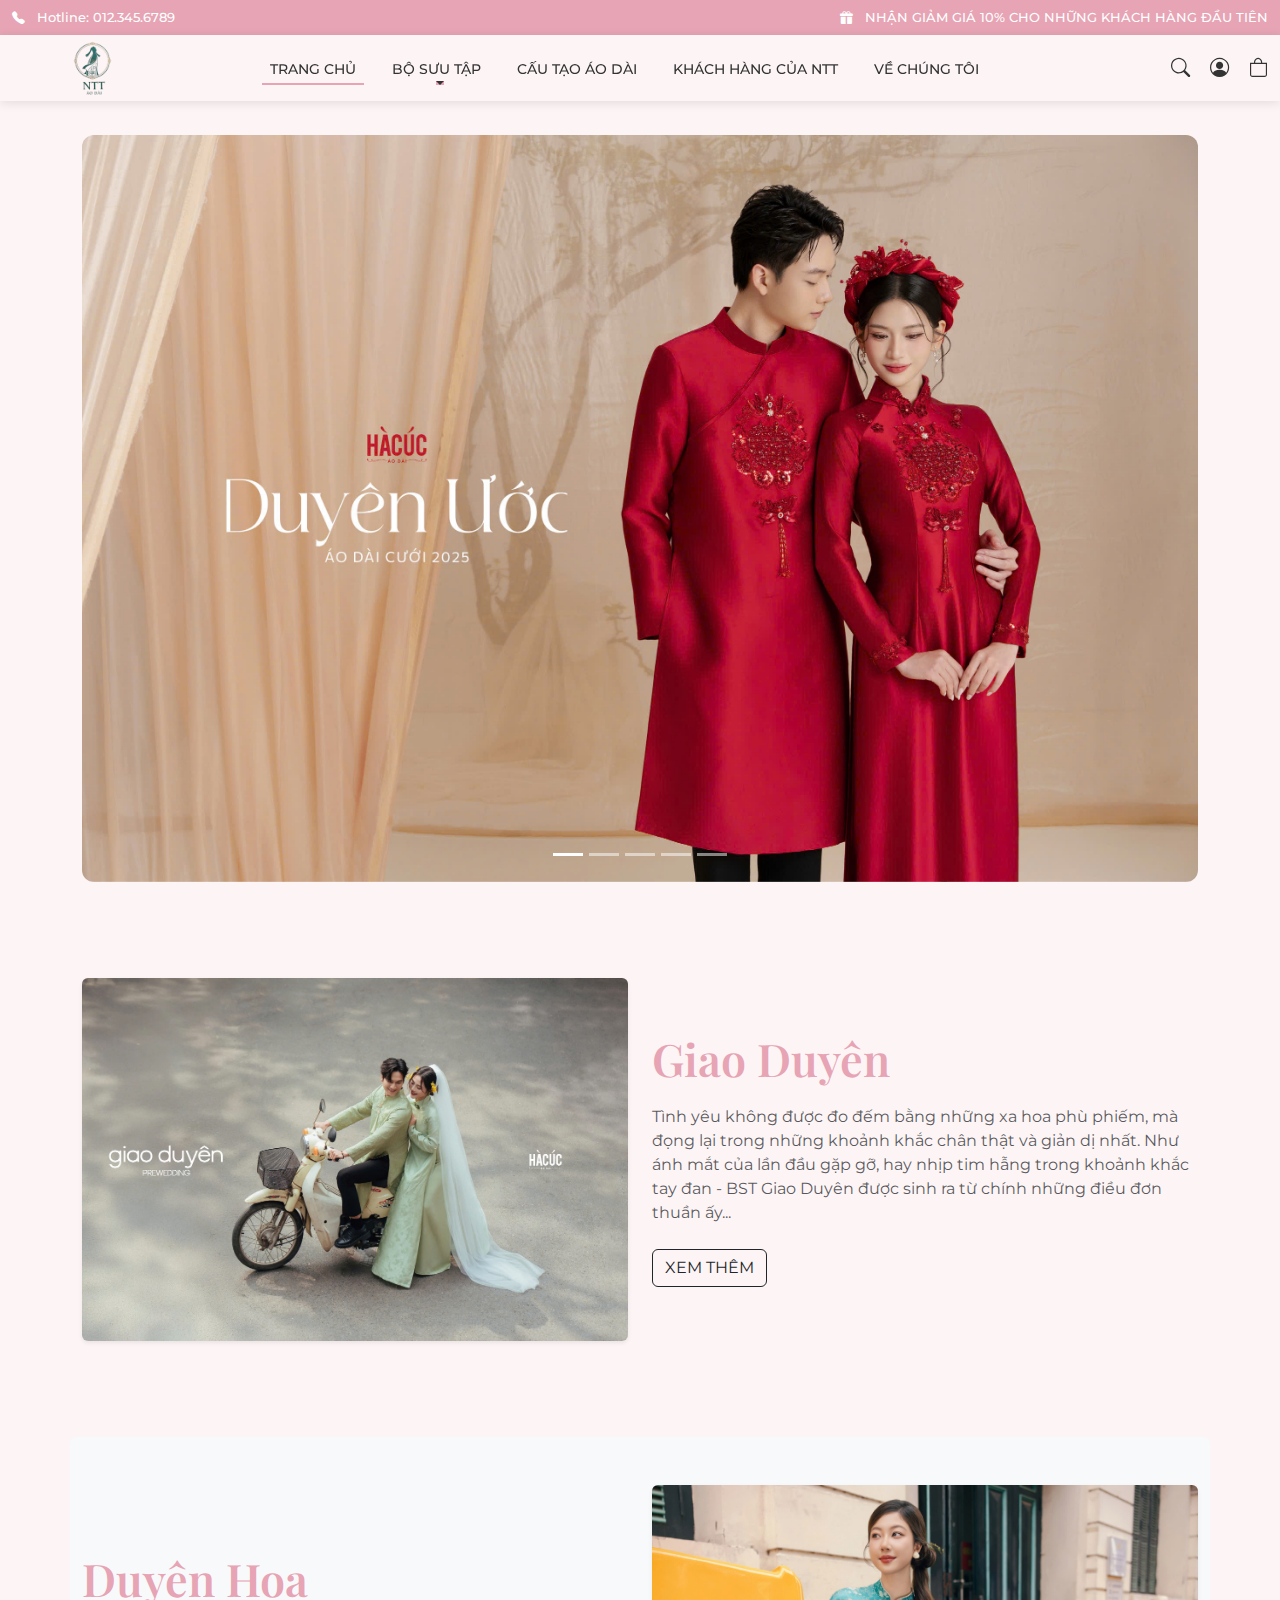
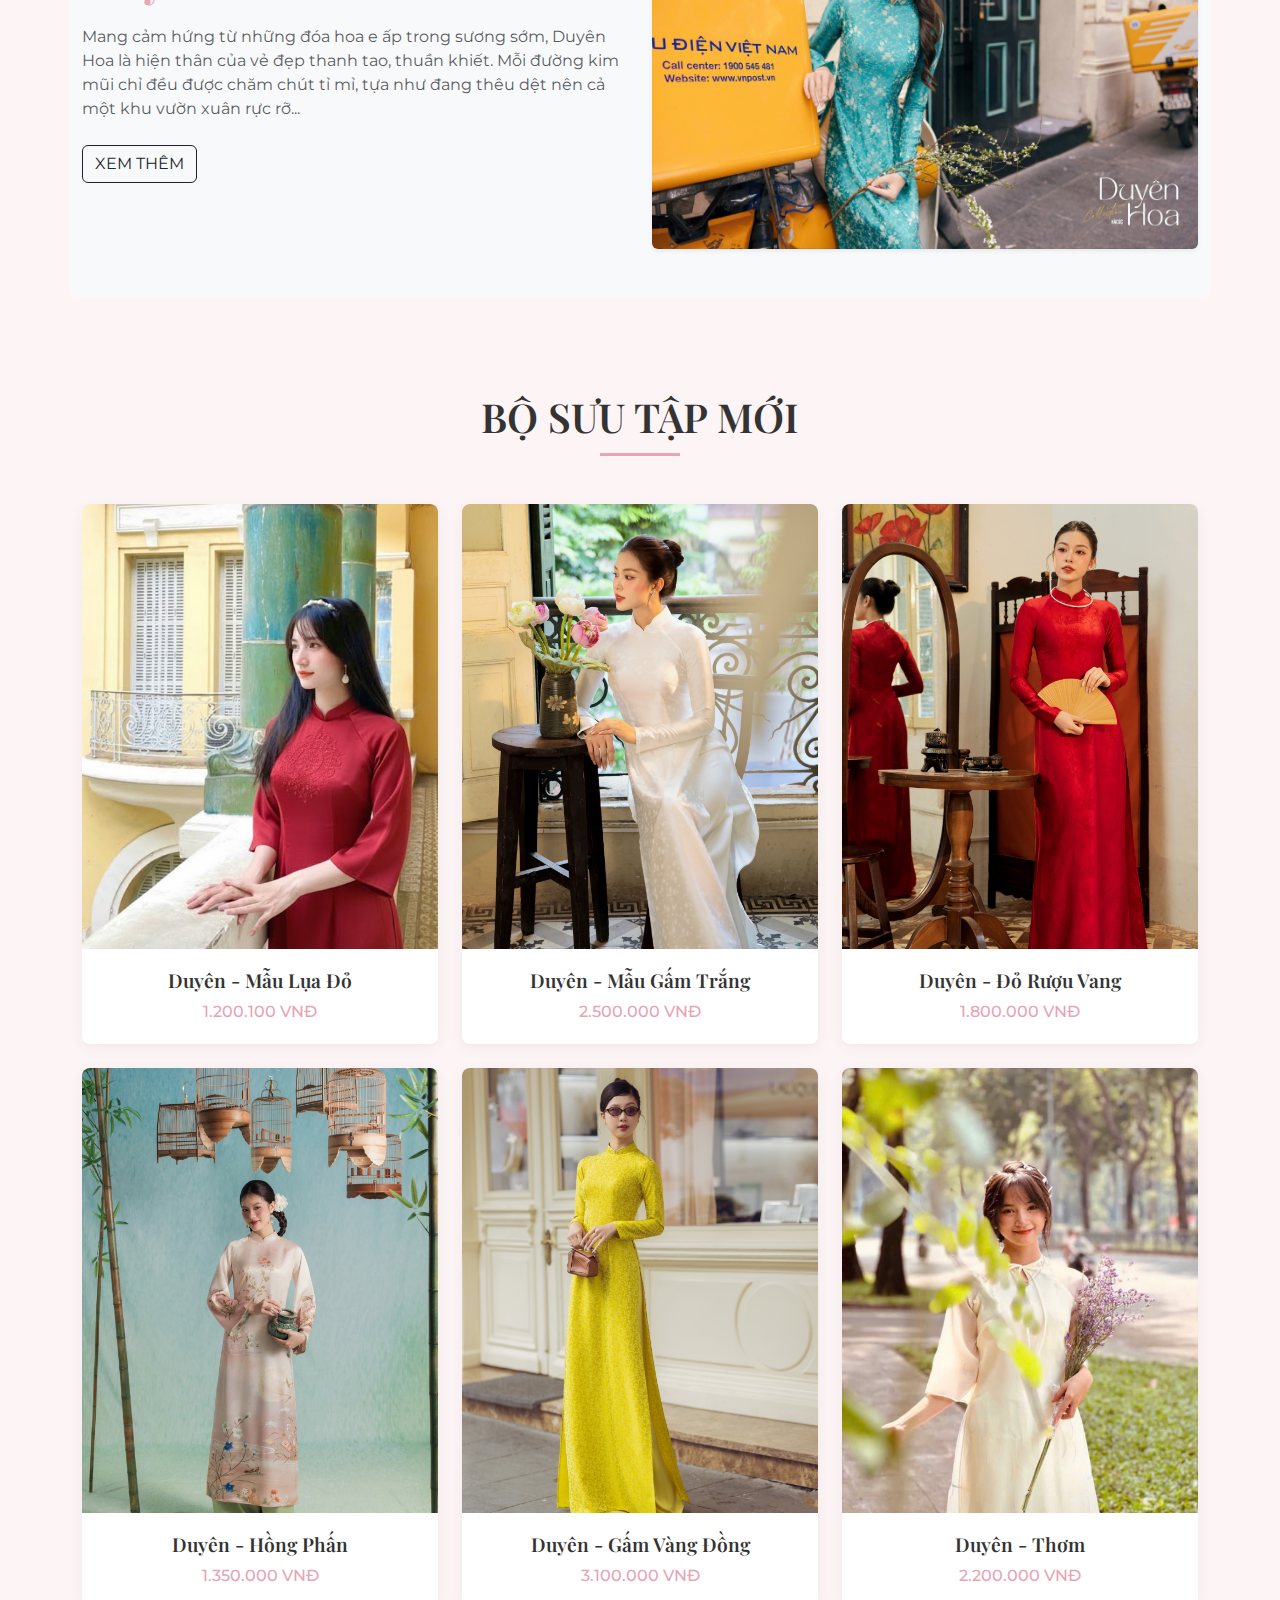
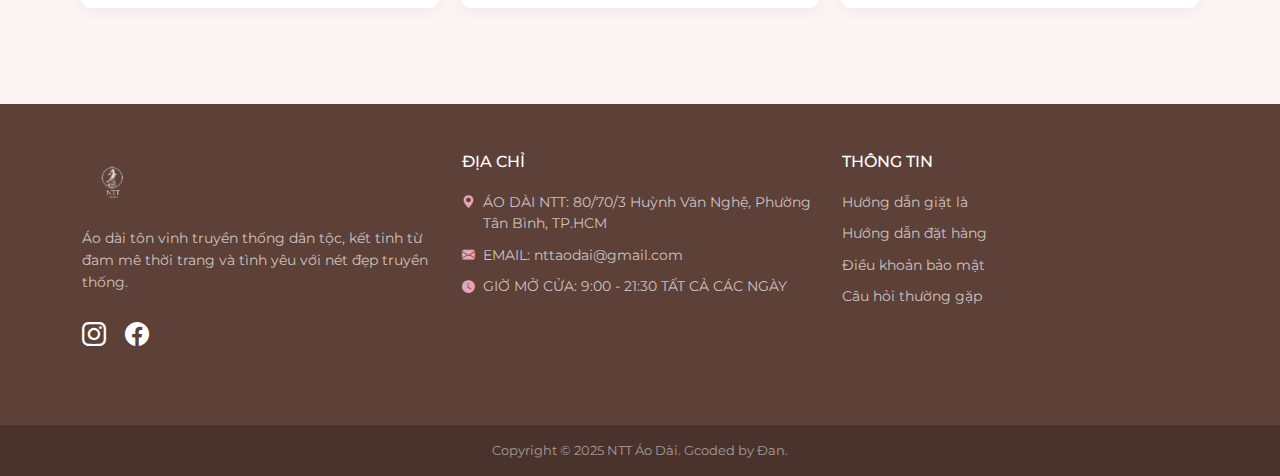
<file: index.html>
<!DOCTYPE html>
<html lang="vi">
<head>
    <meta charset="UTF-8">
    <meta name="viewport" content="width=device-width, initial-scale=1.0">
    <title>Trang Chủ - Áo Dài NTT</title>

    <link href="https://cdn.jsdelivr.net/npm/bootstrap@5.3.3/dist/css/bootstrap.min.css" rel="stylesheet">
    
    <link rel="preconnect" href="https://fonts.googleapis.com">
    <link rel="preconnect" href="https://fonts.gstatic.com" crossorigin>
    <link href="https://fonts.googleapis.com/css2?family=Montserrat:wght@300;400;500&family=Playfair+Display:wght@500;600;700&display=swap" rel="stylesheet">
    
    <link rel="stylesheet" href="https://cdn.jsdelivr.net/npm/bootstrap-icons@1.11.3/font/bootstrap-icons.min.css">

    <link rel="stylesheet" href="style.css">
</head>
<body>

    <div class="top-bar d-none d-md-flex">
        <div class="container-fluid">
            <div class="row align-items-center">
                <div class="col-md-6">
                    <i class="bi bi-telephone-fill"></i> Hotline: 012.345.6789
                </div>
                <div class="col-md-6 text-end">
                    <i class="bi bi-gift-fill"></i> NHẬN GIẢM GIÁ 10% CHO NHỮNG KHÁCH HÀNG ĐẦU TIÊN
                </div>
            </div>
        </div>
    </div>

    <header id="main-header">
        <nav class="navbar navbar-expand-lg">
            <div class="container-fluid">
                <a class="navbar-brand" href="index.html">
                    <img src="images/logo.png" alt="NTT Áo Dài Logo">
                </a>
                
                <div class="header-icons d-flex d-lg-none">
                    <a href="#" class="search-icon-trigger"><i class="bi bi-search"></i></a>
                    <a href="#"><i class="bi bi-person-circle"></i></a>
                    <a href="#"><i class="bi bi-bag"></i></a>
                </div>

                <button class="navbar-toggler" type="button" data-bs-toggle="collapse" data-bs-target="#navbarNav">
                    <span class="navbar-toggler-icon"></span>
                </button>

                <div class="collapse navbar-collapse justify-content-center" id="navbarNav">
                    <ul class="navbar-nav">
                        <li class="nav-item">
                            <a class="nav-link active" href="index.html">TRANG CHỦ</a> 
                        </li>
                        <li class="nav-item dropdown">
                            <a class="nav-link dropdown-toggle" href="bosuutap.html" id="navbarDropdown" role="button" data-bs-toggle="dropdown" aria-expanded="false">
                                BỘ SƯU TẬP
                            </a>
                            <ul class="dropdown-menu" aria-labelledby="navbarDropdown">
                                <li><a class="dropdown-item" href="bosuutap-giaoduyen.html">Giao Duyên</a></li>
                                <li><a class="dropdown-item" href="bosuutap-duyenhoa.html">Duyên Hoa</a></li>
                            </ul>
                        </li>
                        <li class="nav-item">
                            <a class="nav-link" href="cautaoaodai.html">CẤU TẠO ÁO DÀI</a>
                        </li>
                        <li class="nav-item">
                            <a class="nav-link" href="khachhang.html">KHÁCH HÀNG CỦA NTT</a>
                        </li>
                        <li class="nav-item">
                            <a class="nav-link" href="aboutme.html">VỀ CHÚNG TÔI</a>
                        </li>
                    </ul>
                </div>

                <div class="header-icons d-none d-lg-flex">
                    <a href="#" class="search-icon-trigger"><i class="bi bi-search"></i></a>
                    <a href="#"><i class="bi bi-person-circle"></i></a>
                    <a href="#"><i class="bi bi-bag"></i></a>
                </div>
            </div>
        </nav>
    </header>

    <div id="search-overlay">
        <button id="close-search-btn">&times;</button>
        <form>
            <input type="text" placeholder="Tìm kiếm sản phẩm...">
            <button type="submit"><i class="bi bi-search"></i></button>
        </form>
    </div>

    <main>
        <div class="container">
            <section id="hero-carousel" class="carousel slide" data-bs-ride="carousel" data-bs-interval="3000">
                
                <div class="carousel-indicators">
                    <button type="button" data-bs-target="#hero-carousel" data-bs-slide-to="0" class="active"></button>
                    <button type="button" data-bs-target="#hero-carousel" data-bs-slide-to="1"></button>
                    <button type="button" data-bs-target="#hero-carousel" data-bs-slide-to="2"></button>
                    <button type="button" data-bs-target="#hero-carousel" data-bs-slide-to="3"></button>
                    <button type="button" data-bs-target="#hero-carousel" data-bs-slide-to="4"></button>
                </div>

                <div class="carousel-inner">
                    <div class="carousel-item active">
                        <img src="images/duyenuoc.jpg" class="d-block w-100" alt="Duyên Ước">
                    </div>
                    <div class="carousel-item">
                        <img src="images/tamduyen.jpg" class="d-block w-100" alt="Tâm Duyên">
                    </div>
                    <div class="carousel-item">
                        <img src="images/nhanduyen.png" class="d-block w-100" alt="Nhân Duyên">
                    </div>
                    <div class="carousel-item">
                        <img src="images/ngockhue.jpg" class="d-block w-100" alt="Ngọc Khuê">
                    </div>
                    <div class="carousel-item">
                        <img src="images/aodaitrang.jpg" class="d-block w-100" alt="Thị Thơm">
                    </div>
                </div>
            </section>
        </div>

        <section class="collection-intro container my-5 py-5">
            <div class="row align-items-center">
                <div class="col-md-6">
                    <img src="images/giaoduyen.jpg" class="img-fluid rounded shadow-sm" alt="Giao Duyên">
                </div>
                <div class="col-md-6">
                    <h2 class="collection-title">Giao Duyên</h2>
                    <p class="text-muted">Tình yêu không được đo đếm bằng những xa hoa phù phiếm, mà đọng lại trong những khoảnh khắc chân thật và giản dị nhất. Như ánh mắt của lần đầu gặp gỡ, hay nhịp tim hẫng trong khoảnh khắc tay đan - BST Giao Duyên được sinh ra từ chính những điều đơn thuần ấy...</p>
                    <a href="bosuutap-giaoduyen.html" class="btn btn-outline-dark">XEM THÊM</a>
                </div>
            </div>
        </section>

        <section class="collection-intro container my-5 py-5 bg-light rounded">
            <div class="row align-items-center">
                <div class="col-md-6 order-md-2">
                    <img src="images/duyenhoa.jpg" class="img-fluid rounded shadow-sm" alt="Duyên Hoa">
                </div>
                <div class="col-md-6 order-md-1">
                    <h2 class="collection-title">Duyên Hoa</h2>
                    <p class="text-muted">Mang cảm hứng từ những đóa hoa e ấp trong sương sớm, Duyên Hoa là hiện thân của vẻ đẹp thanh tao, thuần khiết. Mỗi đường kim mũi chỉ đều được chăm chút tỉ mỉ, tựa như đang thêu dệt nên cả một khu vườn xuân rực rỡ...</p>
                    <a href="bosuutap-duyenhoa.html" class="btn btn-outline-dark">XEM THÊM</a>
                </div>
            </div>
        </section>

        <section class="product-grid container my-5 py-5">
            <h2 class="text-center section-title">BỘ SƯU TẬP MỚI</h2>
            <div class="row g-4 mt-4">
                <div class="col-lg-4 col-md-6 col-6">
                    <div class="product-card">
                        <img src="images/aodaido.jpg" class="img-fluid" alt="Sản phẩm 1">
                        <div class="product-info">
                            <h5 class="product-name">Duyên - Mẫu Lụa Đỏ</h5>
                            <p class="product-price">1.200.100 VNĐ</p>
                        </div>
                    </div>
                </div>
                <div class="col-lg-4 col-md-6 col-6">
                    <div class="product-card">
                        <img src="images/gamtrang.jpeg" class="img-fluid" alt="Sản phẩm 2">
                        <div class="product-info">
                            <h5 class="product-name">Duyên - Mẫu Gấm Trắng</h5>
                            <p class="product-price">2.500.000 VNĐ</p>
                        </div>
                    </div>
                </div>
                <div class="col-lg-4 col-md-6 col-6">
                    <div class="product-card">
                        <img src="images/doruouvang.jpeg" class="img-fluid" alt="Sản phẩm 3">
                        <div class="product-info">
                            <h5 class="product-name">Duyên - Đỏ Rượu Vang</h5>
                            <p class="product-price">1.800.000 VNĐ</p>
                        </div>
                    </div>
                </div>
                <div class="col-lg-4 col-md-6 col-6">
                    <div class="product-card">
                        <img src="images/hongphan.jpeg" class="img-fluid" alt="Sản phẩm 4">
                        <div class="product-info">
                            <h5 class="product-name">Duyên - Hồng Phấn</h5>
                            <p class="product-price">1.350.000 VNĐ</p>
                        </div>
                    </div>
                </div>
                <div class="col-lg-4 col-md-6 col-6">
                    <div class="product-card">
                        <img src="images/vangdong.jpeg" class="img-fluid" alt="Sản phẩm 5">
                        <div class="product-info">
                            <h5 class="product-name">Duyên - Gấm Vàng Đồng</h5>
                            <p class="product-price">3.100.000 VNĐ</p>
                        </div>
                    </div>
                </div>
                <div class="col-lg-4 col-md-6 col-6">
                    <div class="product-card">
                        <img src="images/ntt.jpg" class="img-fluid" alt="Sản phẩm 6">
                        <div class="product-info">
                            <h5 class="product-name">Duyên - Thơm</h5>
                            <p class="product-price">2.200.000 VNĐ</p>
                        </div>
                    </div>
                </div>
            </div>
        </section>
    </main>

    <footer class="main-footer">
        <div class="container py-5">
            <div class="row">
                <div class="col-lg-4 col-md-12 mb-4 text-center text-lg-start">
                    <img src="images/logo.png" alt="NTT Áo Dài Logo" class="footer-logo mb-3"> 
                    <p>Áo dài tôn vinh truyền thống dân tộc, kết tinh từ đam mê thời trang và tình yêu với nét đẹp truyền thống.</p>
                    <div class="social-icons mt-4">
                        <a href="#"><i class="bi bi-instagram"></i></a>
                        <a href="#"><i class="bi bi-facebook"></i></a>
                    </div>
                </div>
    
                <div class="col-lg-4 col-md-6 mb-4">
                    <h5 class="footer-title">ĐỊA CHỈ</h5>
                    <ul class="list-unstyled">
                        <li><i class="bi bi-geo-alt-fill me-2"></i> ÁO DÀI NTT: 80/70/3 Huỳnh Văn Nghệ, Phường Tân Bình, TP.HCM</li>
                        <li><i class="bi bi-envelope-fill me-2"></i> EMAIL: nttaodai@gmail.com</li>
                        <li><i class="bi bi-clock-fill me-2"></i> GIỜ MỞ CỬA: 9:00 - 21:30 TẤT CẢ CÁC NGÀY</li>
                    </ul>
                </div>
    
                <div class="col-lg-4 col-md-6 mb-4">
                    <h5 class="footer-title">THÔNG TIN</h5>
                    <ul class="list-unstyled">
                        <li><a href="#">Hướng dẫn giặt là</a></li>
                        <li><a href="#">Hướng dẫn đặt hàng</a></li>
                        <li><a href="#">Điều khoản bảo mật</a></li>
                        <li><a href="#">Câu hỏi thường gặp</a></li>
                    </ul>
                </div>
            </div>
        </div>
        <div class="footer-bottom text-center py-3">
            Copyright &copy; 2025 NTT Áo Dài. Gcoded by Đan.
        </div>
    </footer>

    <script src="https://cdn.jsdelivr.net/npm/bootstrap@5.3.3/dist/js/bootstrap.bundle.min.js"></script>
    <script src="script.js"></script>
</body>
</html>
</file>
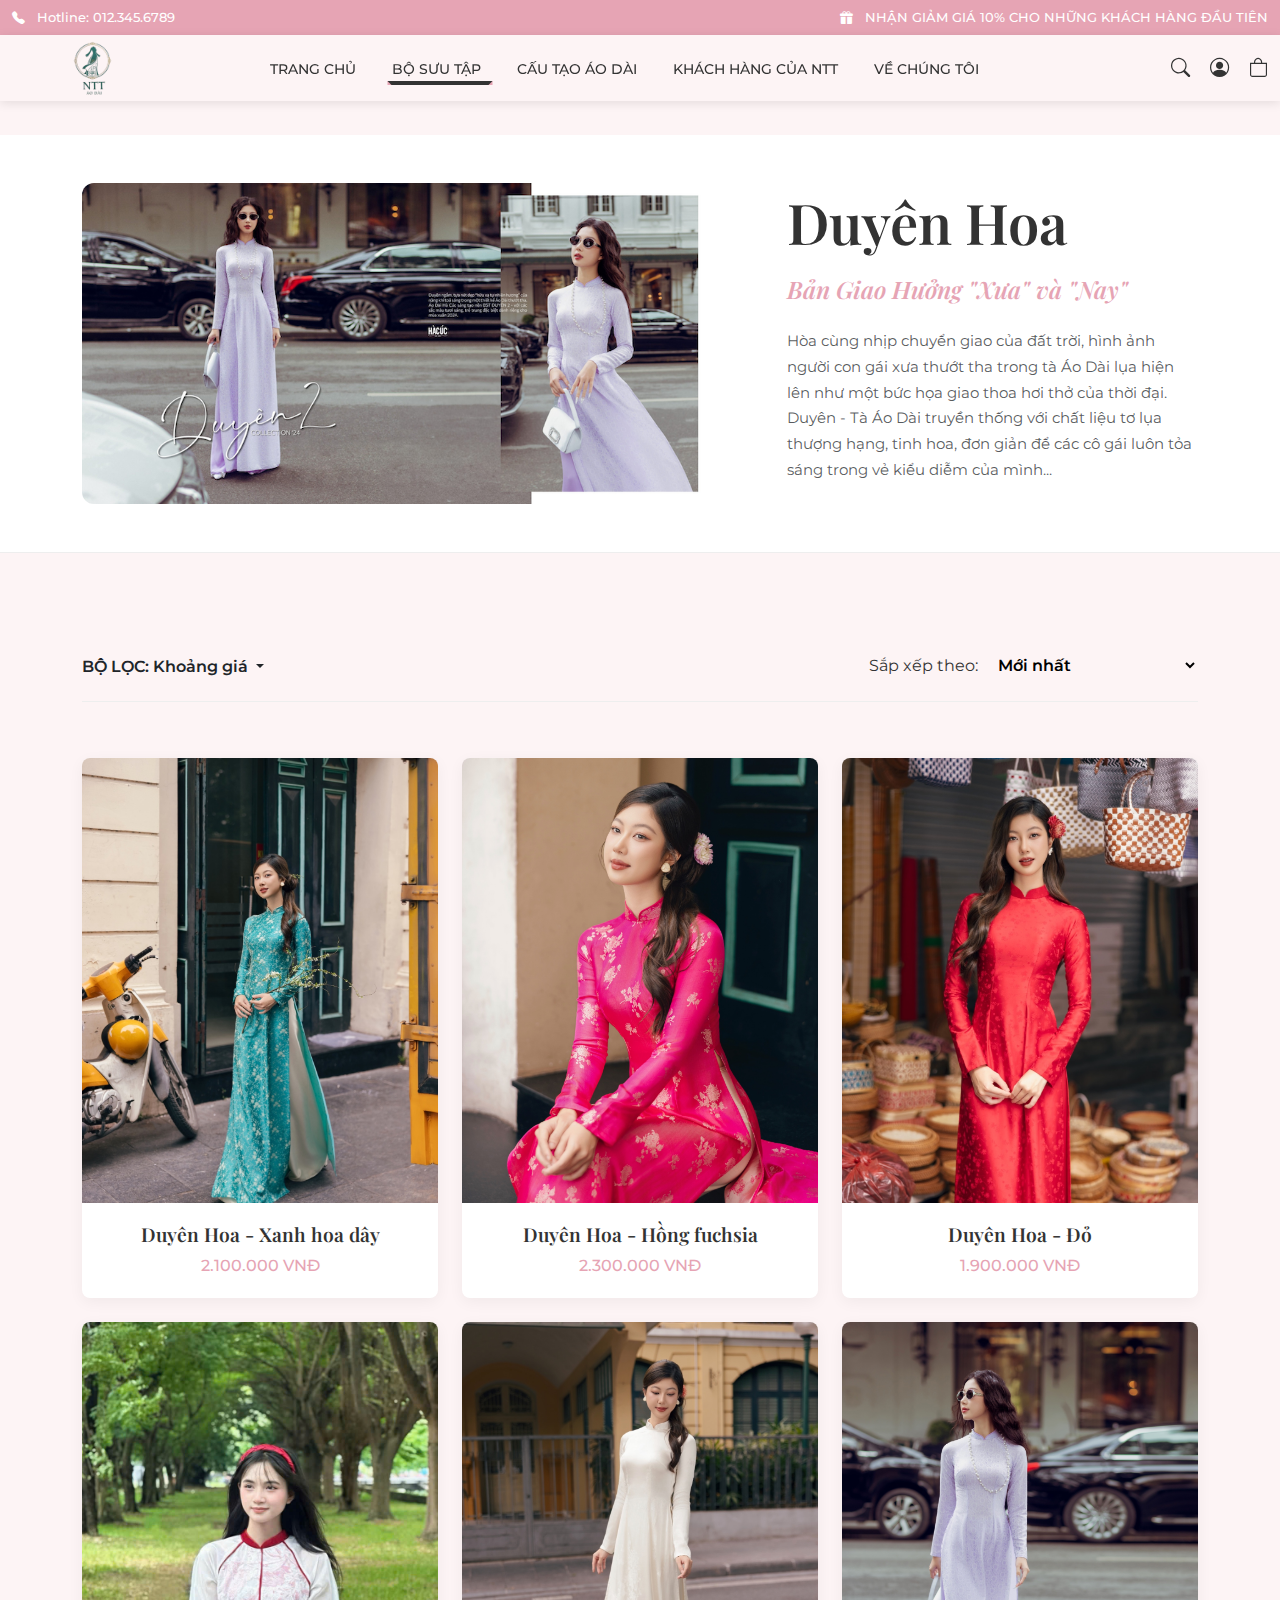
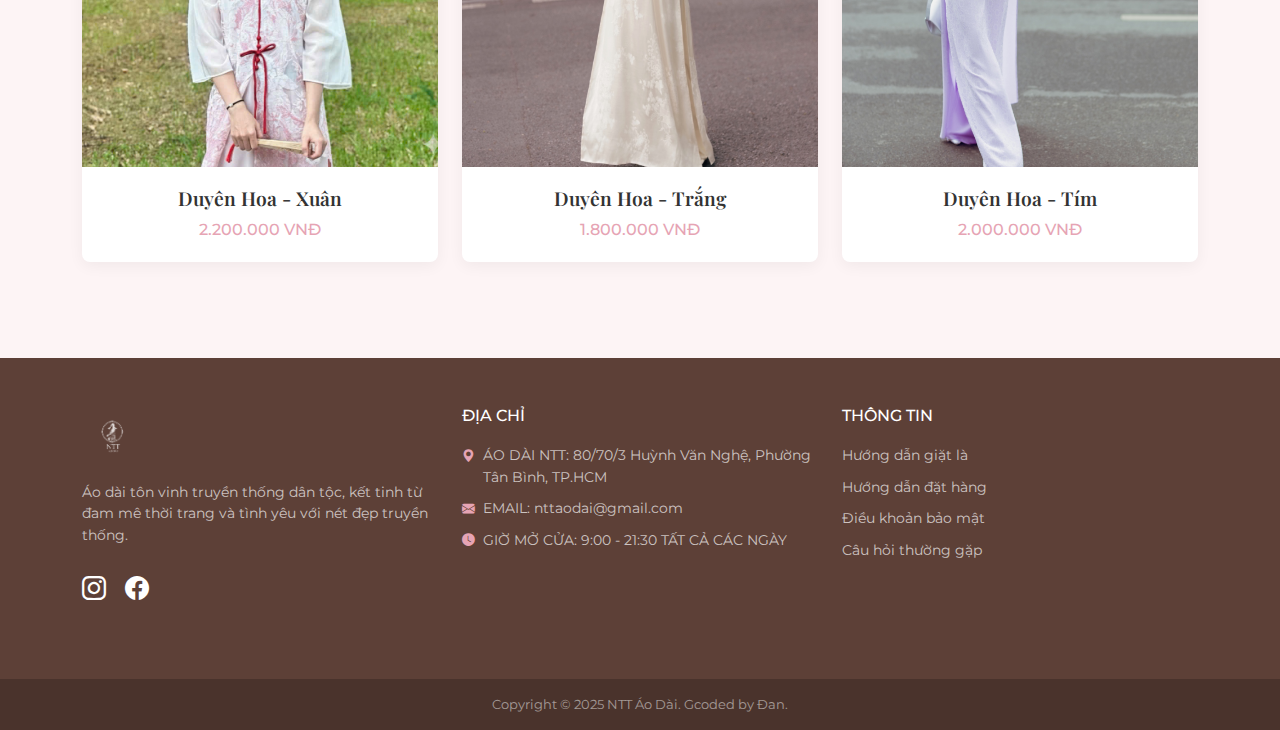
<file: bosuutap-duyenhoa.html>
<!DOCTYPE html>
<html lang="vi">
<head>
    <meta charset="UTF-8">
    <meta name="viewport" content="width=device-width, initial-scale=1.0">
    <title>BST Duyên Hoa - Áo Dài NTT</title>

    <link href="https://cdn.jsdelivr.net/npm/bootstrap@5.3.3/dist/css/bootstrap.min.css" rel="stylesheet">
    <link rel="preconnect" href="https://fonts.googleapis.com">
    <link rel="preconnect" href="https://fonts.gstatic.com" crossorigin>
    <link href="https://fonts.googleapis.com/css2?family=Montserrat:wght@300;400;500&family=Playfair+Display:wght@500;600;700&display=swap" rel="stylesheet">
    <link rel="stylesheet" href="https://cdn.jsdelivr.net/npm/bootstrap-icons@1.11.3/font/bootstrap-icons.min.css">
    <link rel="stylesheet" href="style.css">
</head>
<body>

    <div class="top-bar d-none d-md-flex">
        <div class="container-fluid">
            <div class="row align-items-center">
                <div class="col-md-6">
                    <i class="bi bi-telephone-fill"></i> Hotline: 012.345.6789
                </div>
                <div class="col-md-6 text-end">
                    <i class="bi bi-gift-fill"></i> NHẬN GIẢM GIÁ 10% CHO NHỮNG KHÁCH HÀNG ĐẦU TIÊN
                </div>
            </div>
        </div>
    </div>

    <header id="main-header">
        <nav class="navbar navbar-expand-lg">
            <div class="container-fluid">
                <a class="navbar-brand" href="index.html">
                    <img src="images/logo.png" alt="NTT Áo Dài Logo">
                </a>
                
                <div class="header-icons d-flex d-lg-none">
                    <a href="#" class="search-icon-trigger"><i class="bi bi-search"></i></a>
                    <a href="#"><i class="bi bi-person-circle"></i></a>
                    <a href="#"><i class="bi bi-bag"></i></a>
                </div>

                <button class="navbar-toggler" type="button" data-bs-toggle="collapse" data-bs-target="#navbarNav">
                    <span class="navbar-toggler-icon"></span>
                </button>

                <div class="collapse navbar-collapse justify-content-center" id="navbarNav">
                    <ul class="navbar-nav">
                        <li class="nav-item">
                            <a class="nav-link" href="index.html">TRANG CHỦ</a> 
                        </li>
                        <li class="nav-item dropdown">
                            <a class="nav-link dropdown-toggle active" href="#" id="navbarDropdown" role="button" data-bs-toggle="dropdown" aria-expanded="false">
                                BỘ SƯU TẬP
                            </a>
                            <ul class="dropdown-menu" aria-labelledby="navbarDropdown">
                                <li><a class="dropdown-item" href="bosuutap-giaoduyen.html">Giao Duyên</a></li>
                                <li><a class="dropdown-item" href="bosuutap-duyenhoa.html">Duyên Hoa</a></li>
                            </ul>
                        </li>
                        <li class="nav-item">
                            <a class="nav-link" href="cautaoaodai.html">CẤU TẠO ÁO DÀI</a>
                        </li>
                        <li class="nav-item">
                            <a class="nav-link" href="khachhang.html">KHÁCH HÀNG CỦA NTT</a>
                        </li>
                        <li class="nav-item">
                            <a class="nav-link" href="aboutme.html">VỀ CHÚNG TÔI</a>
                        </li>
                    </ul>
                </div>

                <div class="header-icons d-none d-lg-flex">
                    <a href="#" class="search-icon-trigger"><i class="bi bi-search"></i></a>
                    <a href="#"><i class="bi bi-person-circle"></i></a>
                    <a href="#"><i class="bi bi-bag"></i></a>
                </div>
            </div>
        </nav>
    </header>

    <div id="search-overlay">
        <button id="close-search-btn">&times;</button>
        <form>
            <input type="text" placeholder="Tìm kiếm sản phẩm...">
            <button type="submit"><i class="bi bi-search"></i></button>
        </form>
    </div>

    <main class="bst-page">
        <section class="collection-hero-banner">
            <div class="container">
                <div class="row align-items-center">
                    <div class="col-lg-7">
                        <div class="hero-image-wrapper">
                            <img src="images/bstduyenhoa.jpg" class="img-fluid" alt="BST Duyên Hoa">
                        </div>
                    </div>
                    <div class="col-lg-5">
                        <div class="hero-text-wrapper">
                            <h1 class="collection-title">Duyên Hoa</h1>
                            <h3 class="subtitle">Bản Giao Hưởng "Xưa" và "Nay"</h3>
                            <p class="text-muted">Hòa cùng nhịp chuyển giao của đất trời, hình ảnh người con gái xưa thướt tha trong tà Áo Dài lụa hiện lên như một bức họa giao thoa hơi thở của thời đại. Duyên - Tà Áo Dài truyền thống với chất liệu tơ lụa thượng hạng, tinh hoa, đơn giản để các cô gái luôn tỏa sáng trong vẻ kiểu diễm của mình...</p>
                        </div>
                    </div>
                </div>
            </div>
        </section>

        <section class="product-grid container my-5 py-5">
            <div class="filter-bar">
                <div class="row">
                    <div class="col-md-6">
                        <div class="dropdown filter-dropdown">
                            <button class="btn dropdown-toggle filter-title" type="button" id="filterDropdown" data-bs-toggle="dropdown" aria-expanded="false">
                                BỘ LỌC: Khoảng giá
                            </button>
                            <ul class="dropdown-menu" aria-labelledby="filterDropdown">
                                <li>
                                    <label class="dropdown-item-check">
                                        <input type="checkbox"> Dưới 1.000.000 VNĐ
                                    </label>
                                </li>
                                <li>
                                    <label class="dropdown-item-check">
                                        <input type="checkbox"> 1.000.000 - 2.000.000 VNĐ
                                    </label>
                                </li>
                                <li>
                                    <label class="dropdown-item-check">
                                        <input type="checkbox"> Trên 2.000.000 VNĐ
                                    </label>
                                </li>
                            </ul>
                        </div>
                    </div>
                    <div class="col-md-6 text-md-end">
                        <label for="sort-by">Sắp xếp theo:</label>
                        <select class="form-select-minimal" id="sort-by">
                            <option selected>Mới nhất</option>
                            <option>Giá: Thấp đến Cao</option>
                            <option>Giá: Cao đến Thấp</option>
                        </select>
                    </div>
                </div>
            </div>

            <div class="row g-4 mt-4"> 
                <div class="col-lg-4 col-md-6 col-6">
                    <a href="chitietdh.html" class="product-card-link">
                        <div class="product-card">
                            <img src="images/bstduyenhoa/xanh.jpeg" class="img-fluid" alt="Sản phẩm 1">
                            <div class="product-info">
                                <h5 class="product-name">Duyên Hoa - Xanh hoa dây </h5>
                                <p class="product-price">2.100.000 VNĐ</p>
                            </div>
                        </div>
                    </a>
                </div>
                <div class="col-lg-4 col-md-6 col-6">
                    <div class="product-card">
                        <img src="images/bstduyenhoa/hong.jpeg" class="img-fluid" alt="Sản phẩm 2">
                        <div class="product-info">
                            <h5 class="product-name">Duyên Hoa - Hồng fuchsia</h5>
                            <p class="product-price">2.300.000 VNĐ</p>
                        </div>
                    </div>
                </div>
                <div class="col-lg-4 col-md-6 col-6">
                    <div class="product-card">
                        <img src="images/bstduyenhoa/do.jpeg" class="img-fluid" alt="Sản phẩm 3">
                        <div class="product-info">
                            <h5 class="product-name">Duyên Hoa - Đỏ</h5>
                            <p class="product-price">1.900.000 VNĐ</p>
                        </div>
                    </div>
                </div>
                <div class="col-lg-4 col-md-6 col-6">
                    <div class="product-card">
                        <img src="images/bstduyenhoa/nttdh.jpg" class="img-fluid" alt="Sản phẩm 4">
                        <div class="product-info">
                            <h5 class="product-name">Duyên Hoa - Xuân</h5>
                            <p class="product-price">2.200.000 VNĐ</p>
                        </div>
                    </div>
                </div>
                <div class="col-lg-4 col-md-6 col-6">
                    <div class="product-card">
                        <img src="images/bstduyenhoa/trang.jpeg" class="img-fluid" alt="Sản phẩm 5">
                        <div class="product-info">
                            <h5 class="product-name">Duyên Hoa - Trắng</h5>
                            <p class="product-price">1.800.000 VNĐ</p>
                        </div>
                    </div>
                </div>
                <div class="col-lg-4 col-md-6 col-6">
                    <div class="product-card">
                        <img src="images/bstduyenhoa/tim.jpeg" class="img-fluid" alt="Sản phẩm 6">
                        <div class="product-info">
                            <h5 class="product-name">Duyên Hoa - Tím</h5>
                            <p class="product-price">2.000.000 VNĐ</p>
                        </div>
                    </div>
                </div>
            </div> </section>
    </main>

    <footer class="main-footer">
        <div class="container py-5">
            <div class="row">
                <div class="col-lg-4 col-md-12 mb-4 text-center text-lg-start">
                    <img src="images/logo.png" alt="NTT Áo Dài Logo" class="footer-logo mb-3"> 
                    <p>Áo dài tôn vinh truyền thống dân tộc, kết tinh từ đam mê thời trang và tình yêu với nét đẹp truyền thống.</p>
                    <div class="social-icons mt-4">
                        <a href="#"><i class="bi bi-instagram"></i></a>
                        <a href="#"><i class="bi bi-facebook"></i></a>
                    </div>
                </div>
    
                <div class="col-lg-4 col-md-6 mb-4">
                    <h5 class="footer-title">ĐỊA CHỈ</h5>
                    <ul class="list-unstyled">
                        <li><i class="bi bi-geo-alt-fill me-2"></i> ÁO DÀI NTT: 80/70/3 Huỳnh Văn Nghệ, Phường Tân Bình, TP.HCM</li>
                        <li><i class="bi bi-envelope-fill me-2"></i> EMAIL: nttaodai@gmail.com</li>
                        <li><i class="bi bi-clock-fill me-2"></i> GIỜ MỞ CỬA: 9:00 - 21:30 TẤT CẢ CÁC NGÀY</li>
                    </ul>
                </div>
    
                <div class="col-lg-4 col-md-6 mb-4">
                    <h5 class="footer-title">THÔNG TIN</h5>
                    <ul class="list-unstyled">
                        <li><a href="#">Hướng dẫn giặt là</a></li>
                        <li><a href="#">Hướng dẫn đặt hàng</a></li>
                        <li><a href="#">Điều khoản bảo mật</a></li>
                        <li><a href="#">Câu hỏi thường gặp</a></li>
                    </ul>
                </div>
            </div>
        </div>
        <div class="footer-bottom text-center py-3">
            Copyright &copy; 2025 NTT Áo Dài. Gcoded by Đan.
        </div>
    </footer>

    <script src="https://cdn.jsdelivr.net/npm/bootstrap@5.3.3/dist/js/bootstrap.bundle.min.js"></script>
    <script src="script.js"></script>
</body>
</html>
</file>
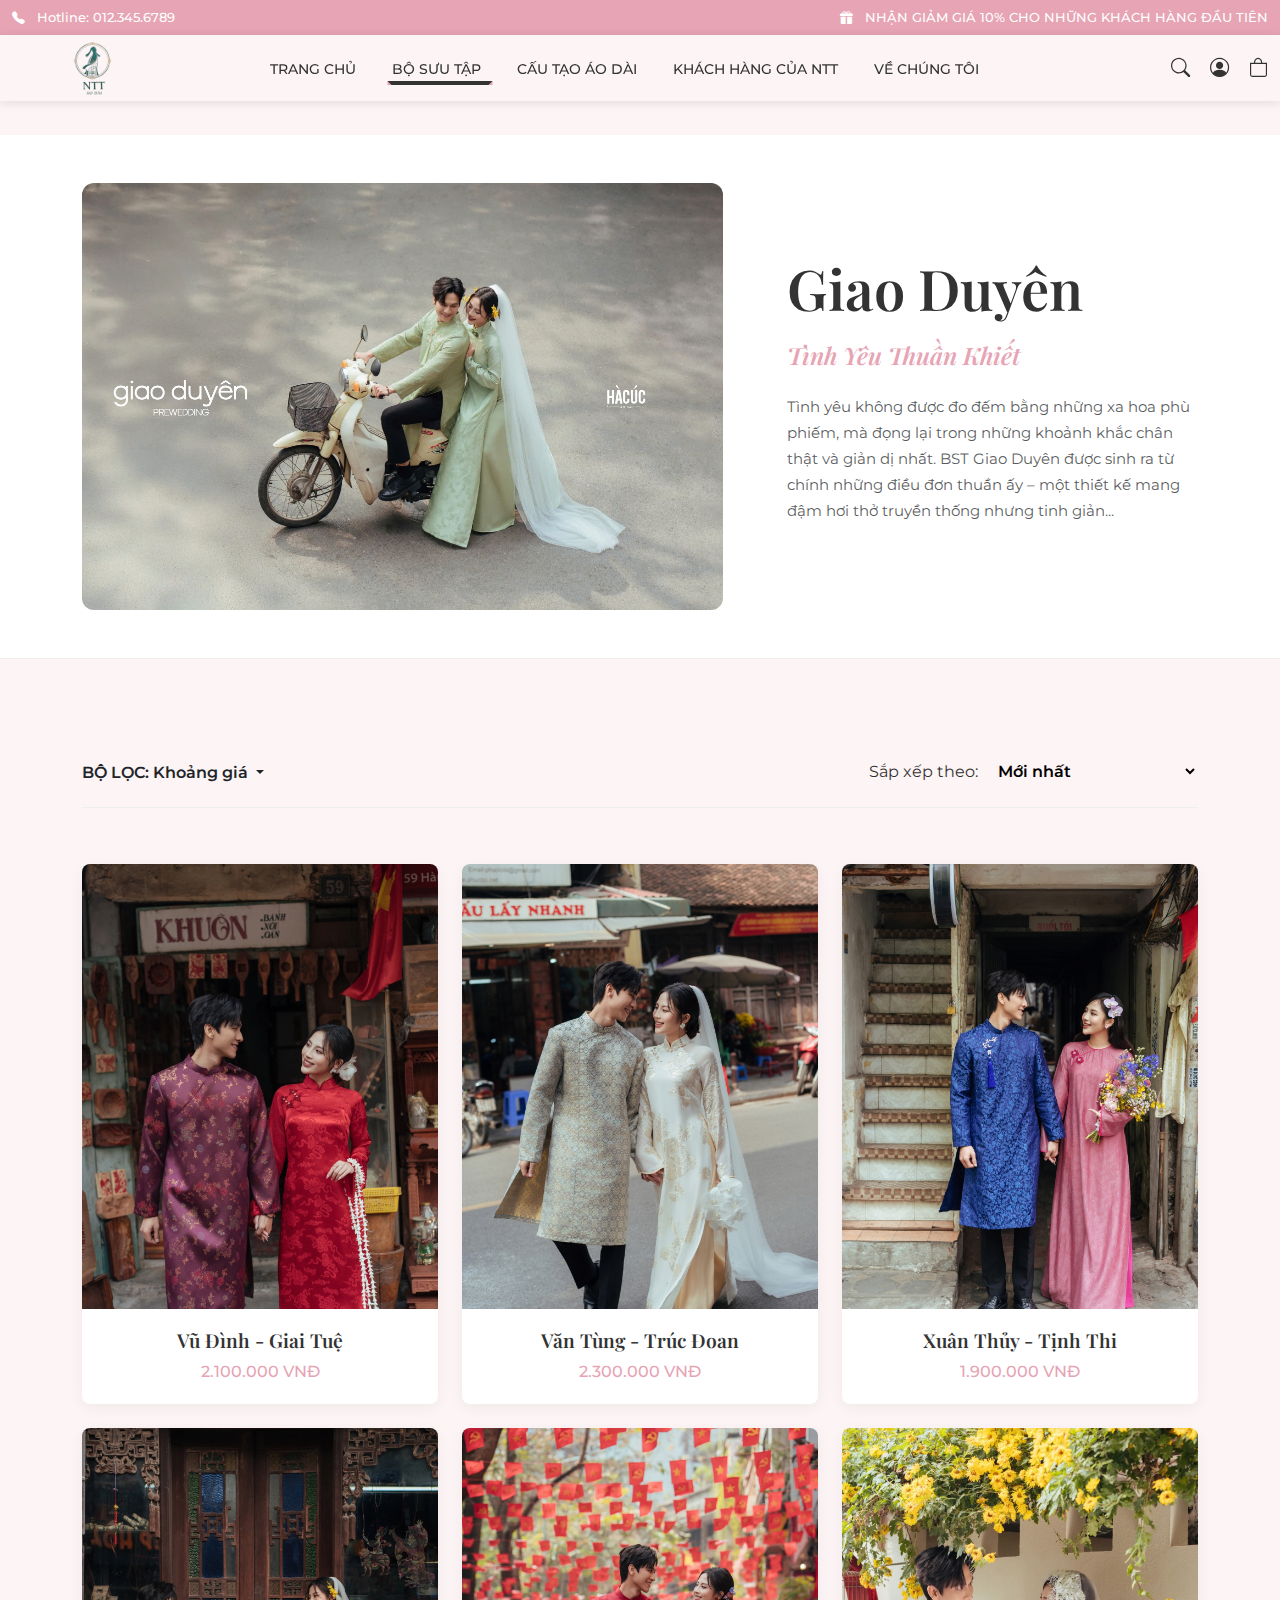
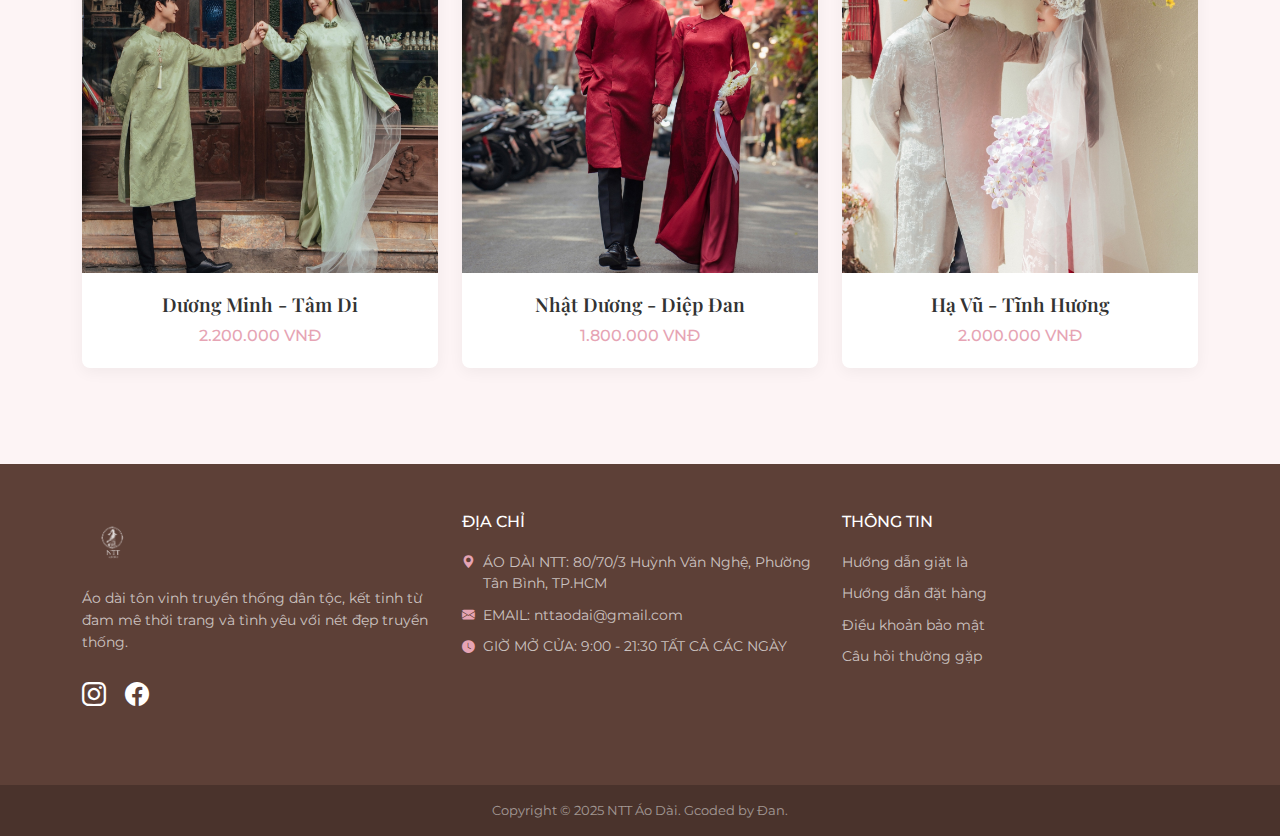
<file: bosuutap-giaoduyen.html>
<!DOCTYPE html>
<html lang="vi">
<head>
    <meta charset="UTF-8">
    <meta name="viewport" content="width=device-width, initial-scale=1.0">
    <title>BST Giao Duyên - Áo Dài NTT</title>

    <link href="https://cdn.jsdelivr.net/npm/bootstrap@5.3.3/dist/css/bootstrap.min.css" rel="stylesheet">
    <link rel="preconnect" href="https://fonts.googleapis.com">
    <link rel="preconnect" href="https://fonts.gstatic.com" crossorigin>
    <link href="https://fonts.googleapis.com/css2?family=Montserrat:wght@300;400;500&family=Playfair+Display:wght@500;600;700&display=swap" rel="stylesheet">
    <link rel="stylesheet" href="https://cdn.jsdelivr.net/npm/bootstrap-icons@1.11.3/font/bootstrap-icons.min.css">
    <link rel="stylesheet" href="style.css">
</head>
<body>

    <div class="top-bar d-none d-md-flex">
        <div class="container-fluid">
            <div class="row align-items-center">
                <div class="col-md-6">
                    <i class="bi bi-telephone-fill"></i> Hotline: 012.345.6789
                </div>
                <div class="col-md-6 text-end">
                    <i class="bi bi-gift-fill"></i> NHẬN GIẢM GIÁ 10% CHO NHỮNG KHÁCH HÀNG ĐẦU TIÊN
                </div>
            </div>
        </div>
    </div>

    <header id="main-header">
        <nav class="navbar navbar-expand-lg">
            <div class="container-fluid">
                <a class="navbar-brand" href="index.html">
                    <img src="images/logo.png" alt="NTT Áo Dài Logo">
                </a>
                
                <div class="header-icons d-flex d-lg-none">
                    <a href="#" class="search-icon-trigger"><i class="bi bi-search"></i></a>
                    <a href="#"><i class="bi bi-person-circle"></i></a>
                    <a href="giohang.html"><i class="bi bi-bag"></i></a>
                </div>

                <button class="navbar-toggler" type="button" data-bs-toggle="collapse" data-bs-target="#navbarNav">
                    <span class="navbar-toggler-icon"></span>
                </button>

                <div class="collapse navbar-collapse justify-content-center" id="navbarNav">
                    <ul class="navbar-nav">
                        <li class="nav-item">
                            <a class="nav-link" href="index.html">TRANG CHỦ</a> 
                        </li>
                        <li class="nav-item dropdown">
                            <a class="nav-link dropdown-toggle active" href="#" id="navbarDropdown" role="button" data-bs-toggle="dropdown" aria-expanded="false">
                                BỘ SƯU TẬP
                            </a>
                            <ul class="dropdown-menu" aria-labelledby="navbarDropdown">
                                <li><a class="dropdown-item" href="bosuutap-giaoduyen.html">Giao Duyên</a></li>
                                <li><a class="dropdown-item" href="bosuutap-duyenhoa.html">Duyên Hoa</a></li>
                            </ul>
                        </li>
                        <li class="nav-item">
                            <a class="nav-link" href="cautaoaodai.html">CẤU TẠO ÁO DÀI</a>
                        </li>
                        <li class="nav-item">
                            <a class="nav-link" href="khachhang.html">KHÁCH HÀNG CỦA NTT</a>
                        </li>
                        <li class="nav-item">
                            <a class="nav-link" href="aboutme.html">VỀ CHÚNG TÔI</a>
                        </li>
                    </ul>
                </div>

                <div class="header-icons d-none d-lg-flex">
                    <a href="#" class="search-icon-trigger"><i class="bi bi-search"></i></a>
                    <a href="#"><i class="bi bi-person-circle"></i></a>
                    <a href="giohang.html"><i class="bi bi-bag"></i></a>
                </div>
            </div>
        </nav>
    </header>

    <div id="search-overlay">
        <button id="close-search-btn">&times;</button>
        <form>
            <input type="text" placeholder="Tìm kiếm sản phẩm...">
            <button type="submit"><i class="bi bi-search"></i></button>
        </form>
    </div>

    <main class="bst-page">
        <section class="collection-hero-banner">
            <div class="container">
                <div class="row align-items-center">
                    <div class="col-lg-7">
                        <div class="hero-image-wrapper">
                            <img src="images/giaoduyen.jpg" class="img-fluid" alt="BST Giao Duyên">
                        </div>
                    </div>
                    <div class="col-lg-5">
                        <div class="hero-text-wrapper">
                            <h1 class="collection-title">Giao Duyên </h1>
                            <h3 class="subtitle">Tình Yêu Thuần Khiết </h3>
                            <p class="text-muted">Tình yêu không được đo đếm bằng những xa hoa phù phiếm, mà đọng lại trong những khoảnh khắc chân thật và giản dị nhất. BST Giao Duyên được sinh ra từ chính những điều đơn thuần ấy – một thiết kế mang đậm hơi thở truyền thống nhưng tinh giản...</p>
                        </div>
                    </div>
                </div>
            </div>
        </section>

        <section class="product-grid container my-5 py-5">
            <div class="filter-bar">
                <div class="row">
                    <div class="col-md-6">
                        <div class="dropdown filter-dropdown">
                            <button class="btn dropdown-toggle filter-title" type="button" id="filterDropdown" data-bs-toggle="dropdown" aria-expanded="false">
                                BỘ LỌC: Khoảng giá
                            </button>
                            <ul class="dropdown-menu" aria-labelledby="filterDropdown">
                                <li>
                                    <label class="dropdown-item-check">
                                        <input type="checkbox"> Dưới 1.000.000 VNĐ
                                    </label>
                                </li>
                                <li>
                                    <label class="dropdown-item-check">
                                        <input type="checkbox"> 1.000.000 - 2.000.000 VNĐ
                                    </label>
                                </li>
                                <li>
                                    <label class="dropdown-item-check">
                                        <input type="checkbox"> Trên 2.000.000 VNĐ
                                    </label>
                                </li>
                            </ul>
                        </div>
                    </div>
                    <div class="col-md-6 text-md-end">
                        <label for="sort-by">Sắp xếp theo:</label>
                        <select class="form-select-minimal" id="sort-by">
                            <option selected>Mới nhất</option>
                            <option>Giá: Thấp đến Cao</option>
                            <option>Giá: Cao đến Thấp</option>
                        </select>
                    </div>
                </div>
            </div>

            <div class="row g-4 mt-4"> 
                <div class="col-lg-4 col-md-6 col-6">
                    <a href="chitietgd.html" class="product-card-link"> <div class="product-card">
                            <img src="images/bstgiaoduyen/1.jpeg" class="img-fluid" alt="Sản phẩm 1">
                            <div class="product-info">
                                <h5 class="product-name">Vũ Đình - Giai Tuệ</h5>
                                <p class="product-price">2.100.000 VNĐ</p> </div>
                        </div>
                    </a> </div>
                <div class="col-lg-4 col-md-6 col-6">
                    <a href="#" class="product-card-link"> <div class="product-card">
                            <img src="images/bstgiaoduyen/2.jpeg" class="img-fluid" alt="Sản phẩm 2">
                            <div class="product-info">
                                <h5 class="product-name">Văn Tùng - Trúc Đoan</h5>
                                <p class="product-price">2.300.000 VNĐ</p>
                            </div>
                        </div>
                    </a>
                </div>
                <div class="col-lg-4 col-md-6 col-6">
                    <a href="#" class="product-card-link">
                        <div class="product-card">
                            <img src="images/bstgiaoduyen/3.jpeg" class="img-fluid" alt="Sản phẩm 3">
                            <div class="product-info">
                                <h5 class="product-name">Xuân Thủy - Tịnh Thi</h5>
                                <p class="product-price">1.900.000 VNĐ</p>
                            </div>
                        </div>
                    </a>
                </div>
                <div class="col-lg-4 col-md-6 col-6">
                    <a href="#" class="product-card-link">
                        <div class="product-card">
                            <img src="images/bstgiaoduyen/4.jpeg" class="img-fluid" alt="Sản phẩm 4">
                            <div class="product-info">
                                <h5 class="product-name">Dương Minh - Tâm Di</h5>
                                <p class="product-price">2.200.000 VNĐ</p>
                            </div>
                        </div>
                    </a>
                </div>
                <div class="col-lg-4 col-md-6 col-6">
                    <a href="#" class="product-card-link">
                        <div class="product-card">
                            <img src="images/bstgiaoduyen/5.jpeg" class="img-fluid" alt="Sản phẩm 5">
                            <div class="product-info">
                                <h5 class="product-name">Nhật Dương - Diệp Đan</h5>
                                <p class="product-price">1.800.000 VNĐ</p>
                            </div>
                        </div>
                    </a>
                </div>
                <div class="col-lg-4 col-md-6 col-6">
                    <a href="#" class="product-card-link">
                        <div class="product-card">
                            <img src="images/bstgiaoduyen/6.jpeg" class="img-fluid" alt="Sản phẩm 6">
                            <div class="product-info">
                                <h5 class="product-name">Hạ Vũ - Tĩnh Hương</h5>
                                <p class="product-price">2.000.000 VNĐ</p>
                            </div>
                        </div>
                    </a>
                </div>
            </div> 
        </section>
    </main>

    <footer class="main-footer">
        <div class="container py-5">
            <div class="row">
                <div class="col-lg-4 col-md-12 mb-4 text-center text-lg-start">
                    <img src="images/logo.png" alt="NTT Áo Dài Logo" class="footer-logo mb-3"> 
                    <p>Áo dài tôn vinh truyền thống dân tộc, kết tinh từ đam mê thời trang và tình yêu với nét đẹp truyền thống.</p>
                    <div class="social-icons mt-4">
                        <a href="#"><i class="bi bi-instagram"></i></a>
                        <a href="#"><i class="bi bi-facebook"></i></a>
                    </div>
                </div>
    
                <div class="col-lg-4 col-md-6 mb-4">
                    <h5 class="footer-title">ĐỊA CHỈ</h5>
                    <ul class="list-unstyled">
                        <li><i class="bi bi-geo-alt-fill me-2"></i> ÁO DÀI NTT: 80/70/3 Huỳnh Văn Nghệ, Phường Tân Bình, TP.HCM</li>
                        <li><i class="bi bi-envelope-fill me-2"></i> EMAIL: nttaodai@gmail.com</li>
                        <li><i class="bi bi-clock-fill me-2"></i> GIỜ MỞ CỬA: 9:00 - 21:30 TẤT CẢ CÁC NGÀY</li>
                    </ul>
                </div>
    
                <div class="col-lg-4 col-md-6 mb-4">
                    <h5 class="footer-title">THÔNG TIN</h5>
                    <ul class="list-unstyled">
                        <li><a href="#">Hướng dẫn giặt là</a></li>
                        <li><a href="#">Hướng dẫn đặt hàng</a></li>
                        <li><a href="#">Điều khoản bảo mật</a></li>
                        <li><a href="#">Câu hỏi thường gặp</a></li>
                    </ul>
                </div>
            </div>
        </div>
        <div class="footer-bottom text-center py-3">
            Copyright &copy; 2025 NTT Áo Dài. Gcoded by Đan.
        </div>
    </footer>

    <script src="https://cdn.jsdelivr.net/npm/bootstrap@5.3.3/dist/js/bootstrap.bundle.min.js"></script>
    <script src="script.js"></script>
</body>
</html>
</file>
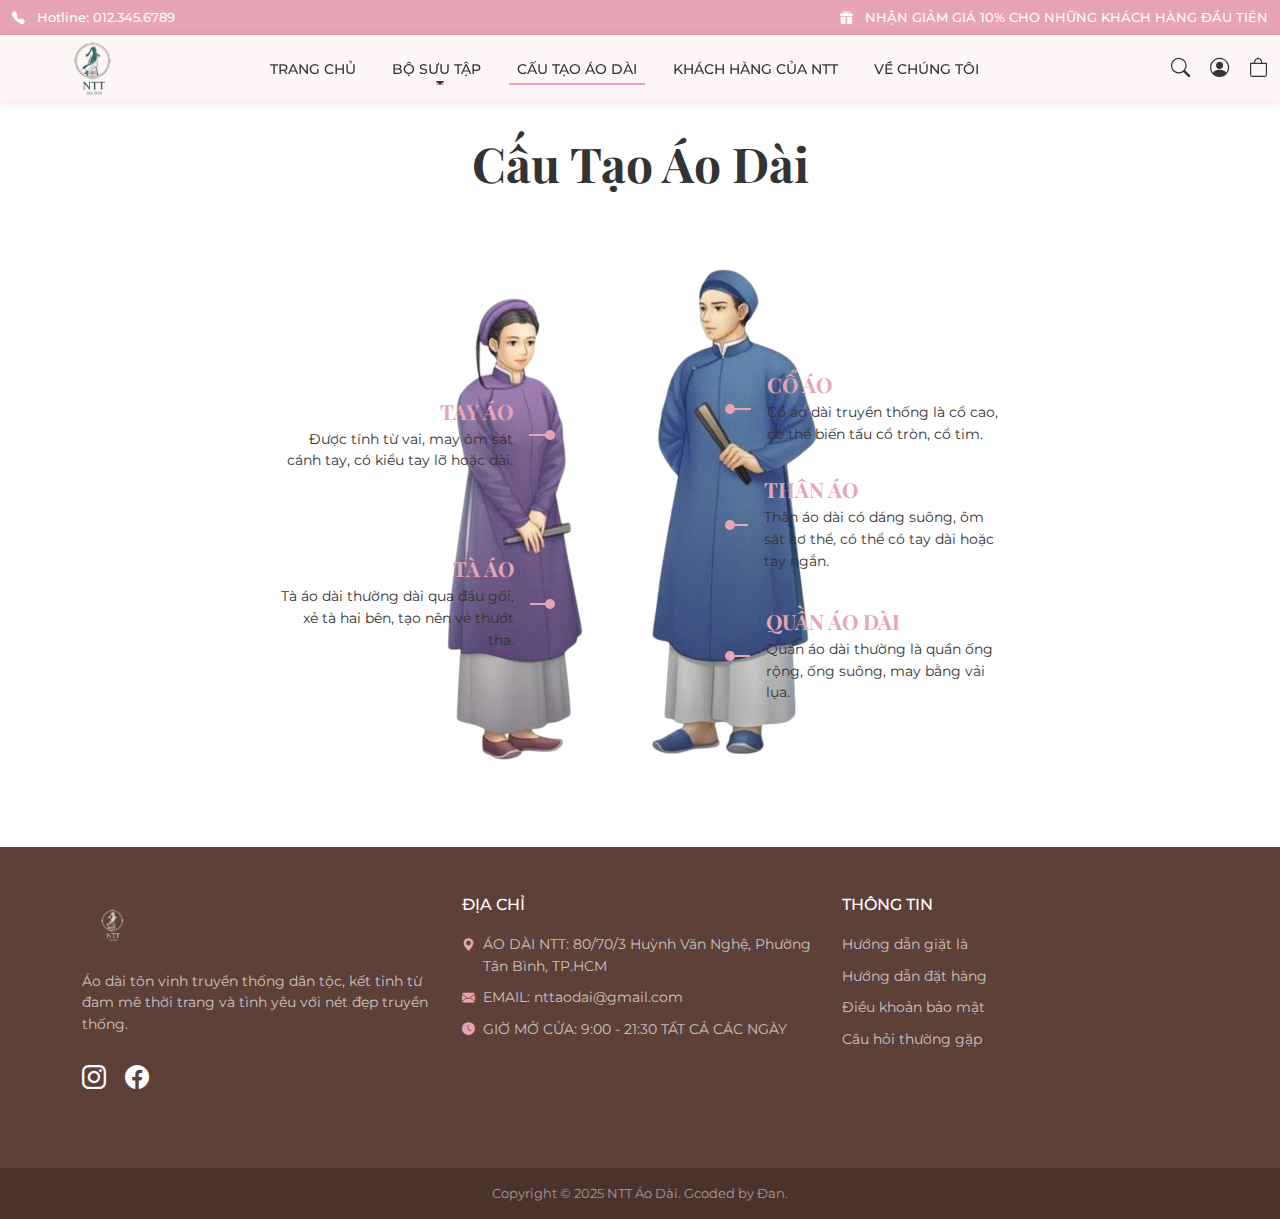
<file: cautaoaodai.html>
<!DOCTYPE html>
<html lang="vi">
<head>
    <meta charset="UTF-8">
    <meta name="viewport" content="width=device-width, initial-scale=1.0">
    <title>Cấu Tạo Áo Dài - Áo Dài NTT</title>

    <link href="https://cdn.jsdelivr.net/npm/bootstrap@5.3.3/dist/css/bootstrap.min.css" rel="stylesheet">
    <link rel="preconnect" href="https://fonts.googleapis.com">
    <link rel="preconnect" href="https://fonts.gstatic.com" crossorigin>
    <link href="https://fonts.googleapis.com/css2?family=Montserrat:wght@300;400;500&family=Playfair+Display:wght@500;600;700&display=swap" rel="stylesheet">
    <link rel="stylesheet" href="https://cdn.jsdelivr.net/npm/bootstrap-icons@1.11.3/font/bootstrap-icons.min.css">
    <link rel="stylesheet" href="https://cdn.jsdelivr.net/npm/swiper@11/swiper-bundle.min.css" />
    <link rel="stylesheet" href="style.css">
</head>
<body>

    <div class="top-bar d-none d-md-flex">
        <div class="container-fluid">
            <div class="row align-items-center">
                <div class="col-md-6">
                    <i class="bi bi-telephone-fill"></i> Hotline: 012.345.6789
                </div>
                <div class="col-md-6 text-end">
                    <i class="bi bi-gift-fill"></i> NHẬN GIẢM GIÁ 10% CHO NHỮNG KHÁCH HÀNG ĐẦU TIÊN
                </div>
            </div>
        </div>
    </div>

    <header id="main-header">
        <nav class="navbar navbar-expand-lg">
            <div class="container-fluid">
                <a class="navbar-brand" href="index.html">
                    <img src="images/logo.png" alt="NTT Áo Dài Logo">
                </a>
                
                <div class="header-icons d-flex d-lg-none">
                    <a href="#" class="search-icon-trigger"><i class="bi bi-search"></i></a>
                    <a href="#"><i class="bi bi-person-circle"></i></a>
                    <a href="giohang.html"><i class="bi bi-bag"></i></a>
                </div>

                <button class="navbar-toggler" type="button" data-bs-toggle="collapse" data-bs-target="#navbarNav">
                    <span class="navbar-toggler-icon"></span>
                </button>

                <div class="collapse navbar-collapse justify-content-center" id="navbarNav">
                    <ul class="navbar-nav">
                        <li class="nav-item">
                            <a class="nav-link" href="index.html">TRANG CHỦ</a> 
                        </li>
                        <li class="nav-item dropdown">
                            <a class="nav-link dropdown-toggle" href="#" id="navbarDropdown" role="button" data-bs-toggle="dropdown" aria-expanded="false">
                                BỘ SƯU TẬP
                            </a>
                            <ul class="dropdown-menu" aria-labelledby="navbarDropdown">
                                <li><a class="dropdown-item" href="bosuutap-giaoduyen.html">Giao Duyên</a></li>
                                <li><a class="dropdown-item" href="bosuutap-duyenhoa.html">Duyên Hoa</a></li>
                            </ul>
                        </li>
                        <li class="nav-item">
                            <a class="nav-link active" href="cautaoaodai.html">CẤU TẠO ÁO DÀI</a> </li>
                        <li class="nav-item">
                            <a class="nav-link" href="khachhang.html">KHÁCH HÀNG CỦA NTT</a>
                        </li>
                        <li class="nav-item">
                            <a class="nav-link" href="aboutme.html">VỀ CHÚNG TÔI</a>
                        </li>
                    </ul>
                </div>

                <div class="header-icons d-none d-lg-flex">
                    <a href="#" class="search-icon-trigger"><i class="bi bi-search"></i></a>
                    <a href="#"><i class="bi bi-person-circle"></i></a>
                    <a href="giohang.html"><i class="bi bi-bag"></i></a>
                </div>
            </div>
        </nav>
    </header>

    <div id="search-overlay">
        <button id="close-search-btn">&times;</button>
        <form>
            <input type="text" placeholder="Tìm kiếm sản phẩm...">
            <button type="submit"><i class="bi bi-search"></i></button>
        </form>
    </div>

    <main class="cautao-page">
        <section class="infographic-hero-v2">
            <div class="container">
                <h1 class="cautao-title-centered">Cấu Tạo Áo Dài</h1>
                
                <div class="infographic-wrapper">
                    <img src="images/cautao.png" class="infographic-figures" alt="Cấu tạo áo dài">

                    <div class="annotation" style="top: 30%; left: 10%;">
                        <div class="text-box text-end">
                            <h3>TAY ÁO</h3>
                            <p>Được tính từ vai, may ôm sát cánh tay, có kiểu tay lỡ hoặc dài.</p>
                        </div>
                        <div class="line-dot-left"></div>
                    </div>

                    <div class="annotation" style="top: 60%; left: 10%;">
                        <div class="text-box text-end">
                            <h3>TÀ ÁO</h3>
                            <p>Tà áo dài thường dài qua đầu gối, xẻ tà hai bên, tạo nên vẻ thướt tha.</p>
                        </div>
                        <div class="line-dot-left"></div>
                    </div>

                    <div class="annotation" style="top: 25%; right: 10%;">
                        <div class="line-dot-right"></div>
                        <div class="text-box text-start">
                            <h3>CỔ ÁO</h3>
                            <p>Cổ áo dài truyền thống là cổ cao, có thể biến tấu cổ tròn, cổ tim.</p>
                        </div>
                    </div>

                    <div class="annotation" style="top: 45%; right: 10%;">
                        <div class="line-dot-right"></div>
                        <div class="text-box text-start">
                            <h3>THÂN ÁO</h3>
                            <p>Thân áo dài có dáng suông, ôm sát cơ thể, có thể có tay dài hoặc tay ngắn.</p>
                        </div>
                    </div>

                    <div class="annotation" style="top: 70%; right: 10%;">
                        <div class="line-dot-right"></div>
                        <div class="text-box text-start">
                            <h3>QUẦN ÁO DÀI</h3>
                            <p>Quần áo dài thường là quần ống rộng, ống suông, may bằng vải lụa.</p>
                        </div>
                    </div>

                </div>
            </div>
        </section>
    </main>

    <footer class="main-footer">
        <div class="container py-5">
            <div class="row">
                <div class="col-lg-4 col-md-12 mb-4 text-center text-lg-start">
                    <img src="images/logo.png" alt="NTT Áo Dài Logo" class="footer-logo mb-3"> 
                    <p>Áo dài tôn vinh truyền thống dân tộc, kết tinh từ đam mê thời trang và tình yêu với nét đẹp truyền thống.</p>
                    <div class="social-icons mt-4">
                        <a href="#"><i class="bi bi-instagram"></i></a>
                        <a href="#"><i class="bi bi-facebook"></i></a>
                    </div>
                </div>
    
                <div class="col-lg-4 col-md-6 mb-4">
                    <h5 class="footer-title">ĐỊA CHỈ</h5>
                    <ul class="list-unstyled">
                        <li><i class="bi bi-geo-alt-fill me-2"></i> ÁO DÀI NTT: 80/70/3 Huỳnh Văn Nghệ, Phường Tân Bình, TP.HCM</li>
                        <li><i class="bi bi-envelope-fill me-2"></i> EMAIL: nttaodai@gmail.com</li>
                        <li><i class="bi bi-clock-fill me-2"></i> GIỜ MỞ CỬA: 9:00 - 21:30 TẤT CẢ CÁC NGÀY</li>
                    </ul>
                </div>
    
                <div class="col-lg-4 col-md-6 mb-4">
                    <h5 class="footer-title">THÔNG TIN</h5>
                    <ul class="list-unstyled">
                        <li><a href="#">Hướng dẫn giặt là</a></li>
                        <li><a href="#">Hướng dẫn đặt hàng</a></li>
                        <li><a href="#">Điều khoản bảo mật</a></li>
                        <li><a href="#">Câu hỏi thường gặp</a></li>
                    </ul>
                </div>
            </div>
        </div>
        <div class="footer-bottom text-center py-3">
            Copyright &copy; 2025 NTT Áo Dài. Gcoded by Đan.
        </div>
    </footer>

    <script src="https://cdn.jsdelivr.net/npm/bootstrap@5.3.3/dist/js/bootstrap.bundle.min.js"></script>
    <script src="https://cdn.jsdelivr.net/npm/swiper@11/swiper-bundle.min.js"></script>
    <script src="script.js"></script>
</body>
</html>
</file>
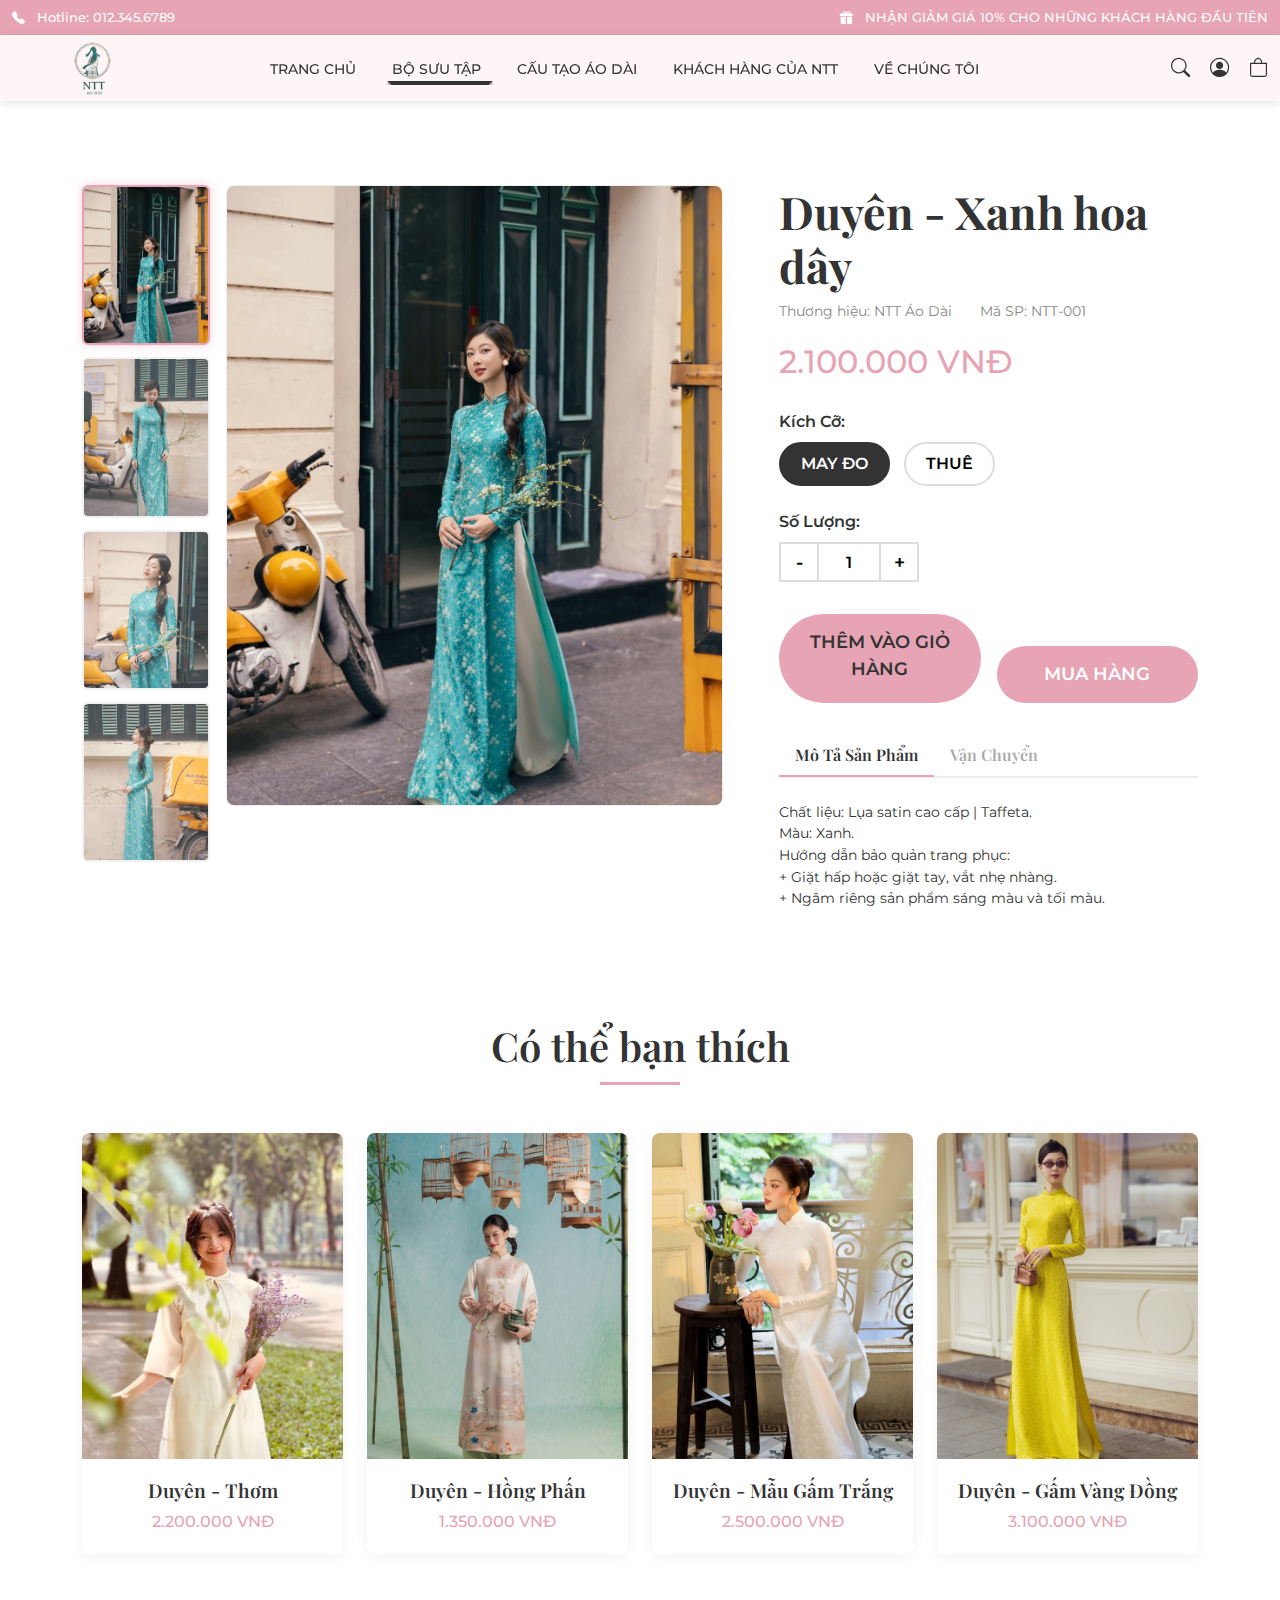
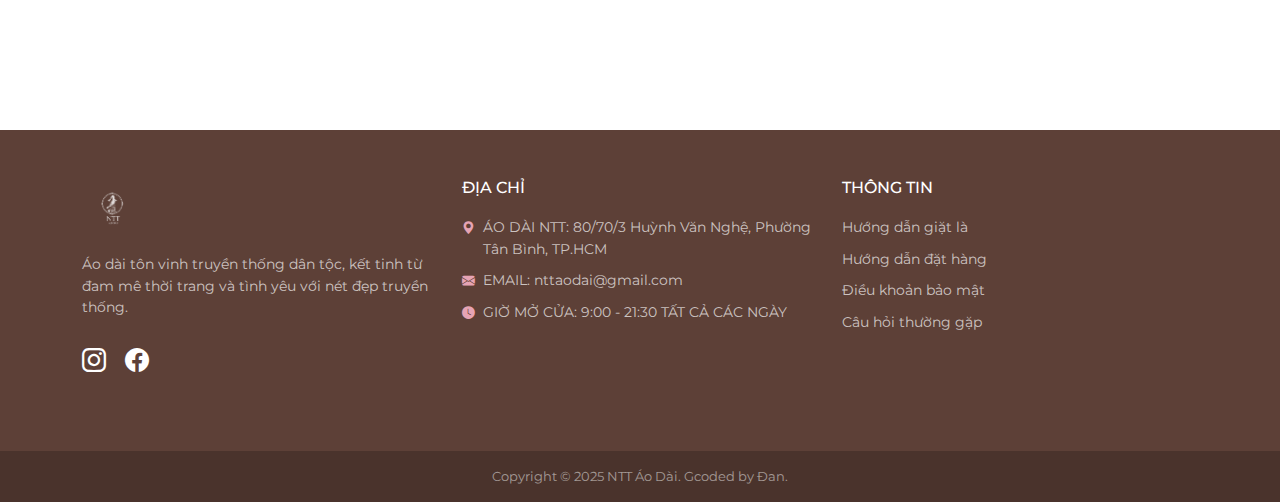
<file: chitietdh.html>
<!DOCTYPE html>
<html lang="vi">
<head>
    <meta charset="UTF-8">
    <meta name="viewport" content="width=device-width, initial-scale=1.0">
    <title>Chi Tiết Sản Phẩm - Áo Dài NTT</title>

    <link href="https://cdn.jsdelivr.net/npm/bootstrap@5.3.3/dist/css/bootstrap.min.css" rel="stylesheet">
    <link rel="preconnect" href="https://fonts.googleapis.com">
    <link rel="preconnect" href="https://fonts.gstatic.com" crossorigin>
    <link href="https://fonts.googleapis.com/css2?family=Montserrat:wght@300;400;500&family=Playfair+Display:wght@500;600;700&display=swap" rel="stylesheet">
    <link rel="stylesheet" href="https://cdn.jsdelivr.net/npm/bootstrap-icons@1.11.3/font/bootstrap-icons.min.css">
    <link rel="stylesheet" href="style.css">
</head>
<body>

    <div class="top-bar d-none d-md-flex">
        <div class="container-fluid">
            <div class="row align-items-center">
                <div class="col-md-6">
                    <i class="bi bi-telephone-fill"></i> Hotline: 012.345.6789
                </div>
                <div class="col-md-6 text-end">
                    <i class="bi bi-gift-fill"></i> NHẬN GIẢM GIÁ 10% CHO NHỮNG KHÁCH HÀNG ĐẦU TIÊN
                </div>
            </div>
        </div>
    </div>

    <header id="main-header">
        <nav class="navbar navbar-expand-lg">
            <div class="container-fluid">
                <a class="navbar-brand" href="index.html">
                    <img src="images/logo.png" alt="NTT Áo Dài Logo">
                </a>
                
                <div class="header-icons d-flex d-lg-none">
                    <a href="#" class="search-icon-trigger"><i class="bi bi-search"></i></a>
                    <a href="#"><i class="bi bi-person-circle"></i></a>
                    <a href="#"><i class="bi bi-bag"></i></a>
                </div>

                <button class="navbar-toggler" type="button" data-bs-toggle="collapse" data-bs-target="#navbarNav">
                    <span class="navbar-toggler-icon"></span>
                </button>

                <div class="collapse navbar-collapse justify-content-center" id="navbarNav">
                    <ul class="navbar-nav">
                        <li class="nav-item">
                            <a class="nav-link" href="index.html">TRANG CHỦ</a> 
                        </li>
                        <li class="nav-item dropdown">
                            <a class="nav-link dropdown-toggle active" href="#" id="navbarDropdown" role="button" data-bs-toggle="dropdown" aria-expanded="false">
                                BỘ SƯU TẬP
                            </a>
                            <ul class="dropdown-menu" aria-labelledby="navbarDropdown">
                                <li><a class="dropdown-item" href="bosuutap-giaoduyen.html">Giao Duyên</a></li>
                                <li><a class="dropdown-item" href="bosuutap-duyenhoa.html">Duyên Hoa</a></li>
                            </ul>
                        </li>
                        <li class="nav-item">
                            <a class="nav-link" href="cautaoaodai.html">CẤU TẠO ÁO DÀI</a>
                        </li>
                        <li class="nav-item">
                            <a class="nav-link" href="khachhang.html">KHÁCH HÀNG CỦA NTT</a>
                        </li>
                        <li class="nav-item">
                            <a class="nav-link" href="aboutme.html">VỀ CHÚNG TÔI</a>
                        </li>
                    </ul>
                </div>

                <div class="header-icons d-none d-lg-flex">
                    <a href="#" class="search-icon-trigger"><i class="bi bi-search"></i></a>
                    <a href="#"><i class="bi bi-person-circle"></i></a>
                    <a href="#"><i class="bi bi-bag"></i></a>
                </div>
            </div>
        </nav>
    </header>

    <div id="search-overlay">
        <button id="close-search-btn">&times;</button>
        <form>
            <input type="text" placeholder="Tìm kiếm sản phẩm...">
            <button type="submit"><i class="bi bi-search"></i></button>
        </form>
    </div>

    <main class="product-detail-page">
        <div class="container">
            <div class="row">
                <div class="col-lg-7">
                    <div class="product-gallery-vertical">
                        <div class="thumbnail-col">
                            <img src="images/bstduyenhoa/xanh.jpeg" class="thumbnail-img active" alt="Thumb 1">
                            <img src="images/chitiet/dh2.jpeg" class="thumbnail-img" alt="Thumb 2">
                            <img src="images/chitiet/dh3.jpeg" class="thumbnail-img" alt="Thumb 3">
                            <img src="images/chitiet/dh4.jpeg" class="thumbnail-img" alt="Thumb 4">
                        </div>
                        <div class="main-image-col">
                            <img src="images/bstduyenhoa/xanh.jpeg" id="main-product-image" class="img-fluid" alt="Áo dài đỏ">
                        </div>
                    </div>
                </div>

                <div class="col-lg-5">
                    <div class="product-info-details">
                        <h1 class="product-detail-title">Duyên - Xanh hoa dây</h1>
                        <div class="product-meta">
                            <span>Thương hiệu: NTT Áo Dài</span>
                            <span>Mã SP: NTT-001</span>
                        </div>
                        <p class="product-detail-price">2.100.000 VNĐ</p>
                        
                        <div class="selector-group">
                            <label>Kích Cỡ:</label>
                            <div class="size-selector">
                                <button class="size-option active">MAY ĐO</button>
                                <button class="size-option">THUÊ</button>
                            </div>
                        </div>

                        <div class="selector-group">
                            <label>Số Lượng:</label>
                            <div class="quantity-selector">
                                <button class="quantity-btn" id="qty-minus">-</button>
                                <input type="number" id="qty-input" value="1" min="1">
                                <button class="quantity-btn" id="qty-plus">+</button>
                            </div>
                        </div>

                        <div class="button-group">
                            <a href="giohang.html" class="btn-add-to-cart">Thêm vào giỏ hàng</a>
                            <a href="thanhtoan.html" class="btn-checkout-now">MUA HÀNG</a>
                        </div>

                        <div class="product-tabs">
                            <ul class="nav nav-tabs" id="myTab" role="tablist">
                                <li class="nav-item" role="presentation">
                                    <button class="nav-link active" id="desc-tab" data-bs-toggle="tab" data-bs-target="#desc" type="button">Mô Tả Sản Phẩm</button>
                                </li>
                                <li class="nav-item" role="presentation">
                                    <button class="nav-link" id="shipping-tab" data-bs-toggle="tab" data-bs-target="#shipping" type="button">Vận Chuyển</button>
                                </li>
                            </ul>
                            <div class="tab-content" id="myTabContent">
                                <div class="tab-pane fade show active" id="desc" role="tabpanel">
                                    <p>Chất liệu: Lụa satin cao cấp | Taffeta.<br>Màu: Xanh.<br>Hướng dẫn bảo quản trang phục:<br> + Giặt hấp hoặc giặt tay, vắt nhẹ nhàng.<br> + Ngâm riêng sản phẩm sáng màu và tối màu.</p>
                                </div>
                                <div class="tab-pane fade" id="shipping" role="tabpanel">
                                    <p>Miễn phí vận chuyển toàn quốc cho đơn hàng trên 1.000.000 VNĐ. Giao hàng trong 3-5 ngày làm việc.</p>
                                </div>
                            </div>
                        </div>
                    </div>
                </div>
            </div>
        </div>

        <section class="product-grid container my-5 py-5">
            <h2 class="text-center section-title">Có thể bạn thích</h2>
            
            <div class="row g-4 mt-4">
                <div class="col-lg-3 col-md-6 col-6">
                    <div class="product-card">
                        <img src="images/ntt.jpg" class="img-fluid" alt="Sản phẩm 1">
                        <div class="product-info">
                            <h5 class="product-name">Duyên - Thơm</h5>
                            <p class="product-price">2.200.000 VNĐ</p>
                        </div>
                    </div>
                </div>
                <div class="col-lg-3 col-md-6 col-6">
                    <div class="product-card">
                        <img src="images/hongphan.jpeg" class="img-fluid" alt="Sản phẩm 2">
                        <div class="product-info">
                            <h5 class="product-name">Duyên - Hồng Phấn</h5>
                            <p class="product-price">1.350.000 VNĐ</p>
                        </div>
                    </div>
                </div>
                <div class="col-lg-3 col-md-6 col-6">
                    <div class="product-card">
                        <img src="images/gamtrang.jpeg" class="img-fluid" alt="Sản phẩm 3">
                        <div class="product-info">
                            <h5 class="product-name">Duyên - Mẫu Gấm Trắng</h5>
                            <p class="product-price">2.500.000 VNĐ</p>
                        </div>
                    </div>
                </div>
                <div class="col-lg-3 col-md-6 col-6">
                    <div class="product-card">
                        <img src="images/vangdong.jpeg" class="img-fluid" alt="Sản phẩm 4">
                        <div class="product-info">
                            <h5 class="product-name">Duyên - Gấm Vàng Đồng</h5>
                            <p class="product-price">3.100.000 VNĐ</p>
                        </div>
                    </div>
                </div>
            </div>
        </section>
    </main>

    <footer class="main-footer">
        <div class="container py-5">
            <div class="row">
                <div class="col-lg-4 col-md-12 mb-4 text-center text-lg-start">
                    <img src="images/logo.png" alt="NTT Áo Dài Logo" class="footer-logo mb-3"> 
                    <p>Áo dài tôn vinh truyền thống dân tộc, kết tinh từ đam mê thời trang và tình yêu với nét đẹp truyền thống.</p>
                    <div class="social-icons mt-4">
                        <a href="#"><i class="bi bi-instagram"></i></a>
                        <a href="#"><i class="bi bi-facebook"></i></a>
                    </div>
                </div>
    
                <div class="col-lg-4 col-md-6 mb-4">
                    <h5 class="footer-title">ĐỊA CHỈ</h5>
                    <ul class="list-unstyled">
                        <li><i class="bi bi-geo-alt-fill me-2"></i> ÁO DÀI NTT: 80/70/3 Huỳnh Văn Nghệ, Phường Tân Bình, TP.HCM</li>
                        <li><i class="bi bi-envelope-fill me-2"></i> EMAIL: nttaodai@gmail.com</li>
                        <li><i class="bi bi-clock-fill me-2"></i> GIỜ MỞ CỬA: 9:00 - 21:30 TẤT CẢ CÁC NGÀY</li>
                    </ul>
                </div>
    
                <div class="col-lg-4 col-md-6 mb-4">
                    <h5 class="footer-title">THÔNG TIN</h5>
                    <ul class="list-unstyled">
                        <li><a href="#">Hướng dẫn giặt là</a></li>
                        <li><a href="#">Hướng dẫn đặt hàng</a></li>
                        <li><a href="#">Điều khoản bảo mật</a></li>
                        <li><a href="#">Câu hỏi thường gặp</a></li>
                    </ul>
                </div>
            </div>
        </div>
        <div class="footer-bottom text-center py-3">
            Copyright &copy; 2025 NTT Áo Dài. Gcoded by Đan.
        </div>
    </footer>

    <script src="https://cdn.jsdelivr.net/npm/bootstrap@5.3.3/dist/js/bootstrap.bundle.min.js"></script>
    <script src="script.js"></script>
</body>
</html>
</file>
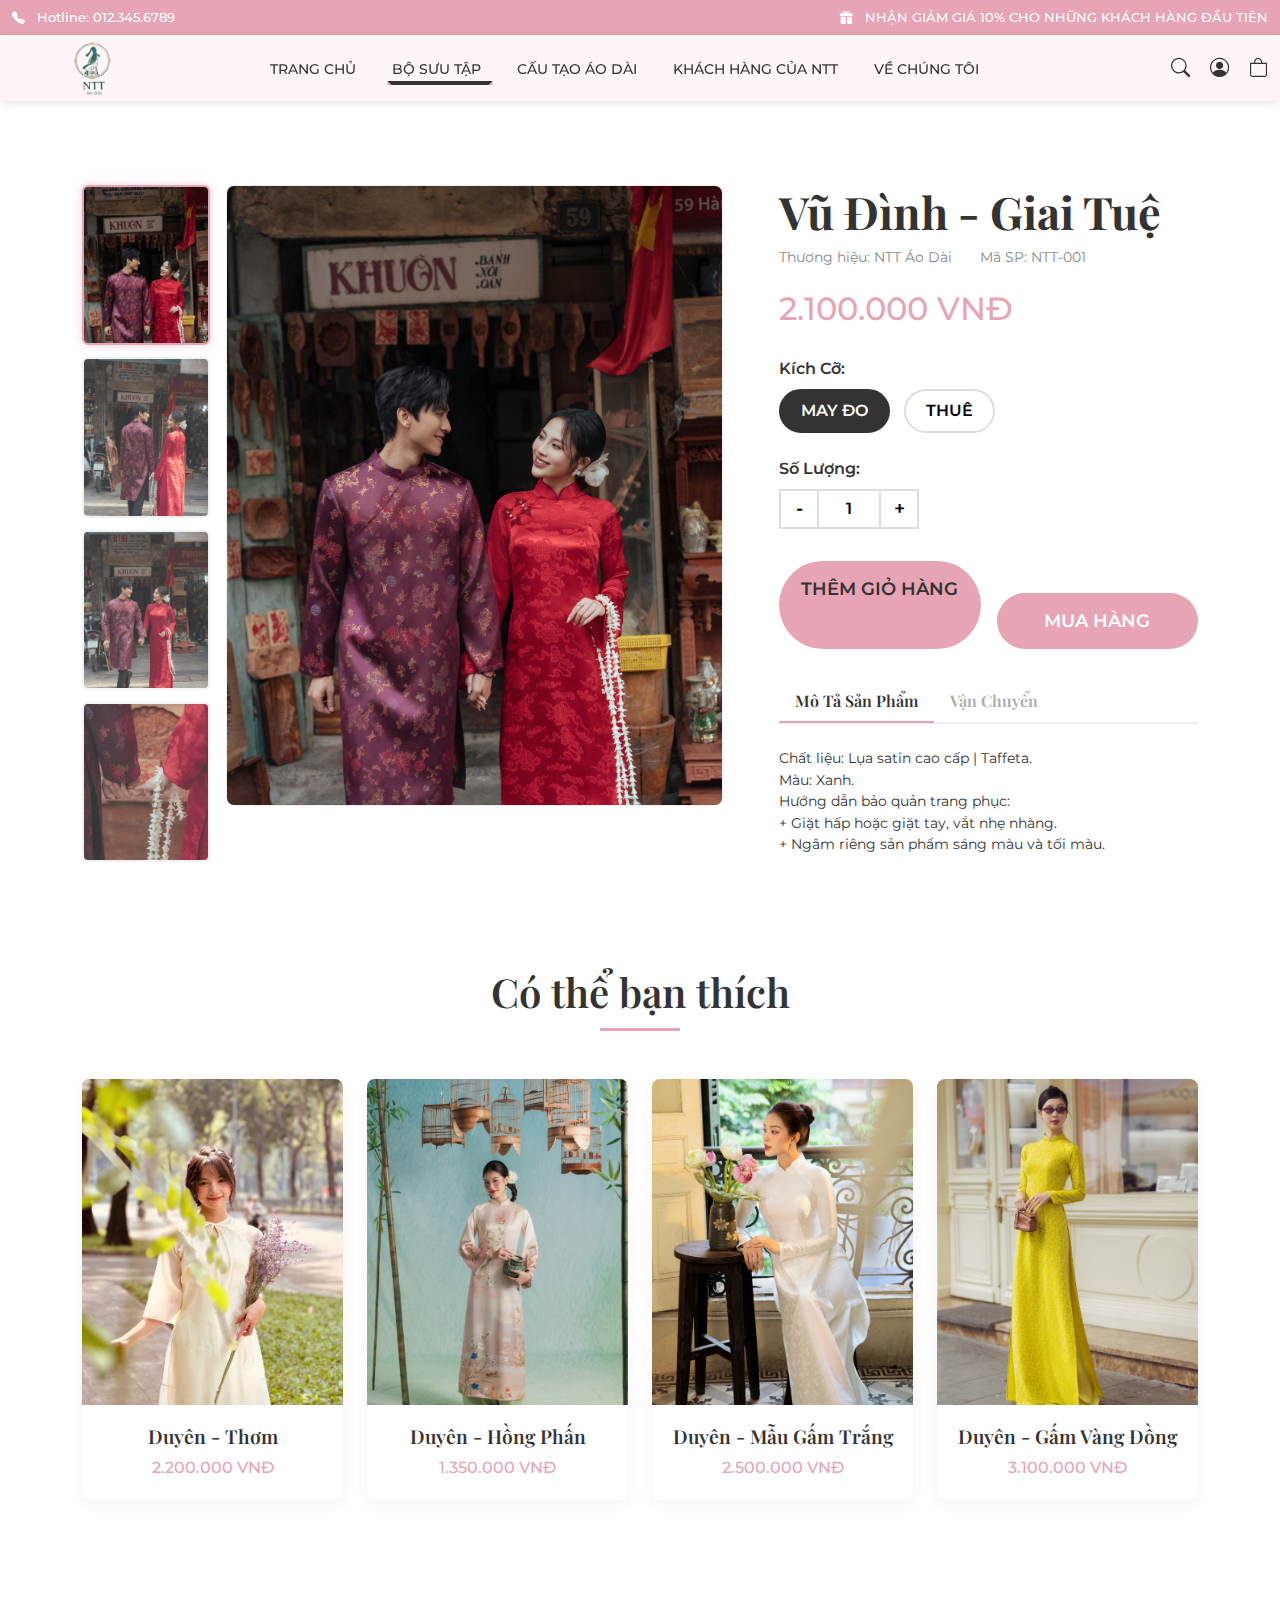
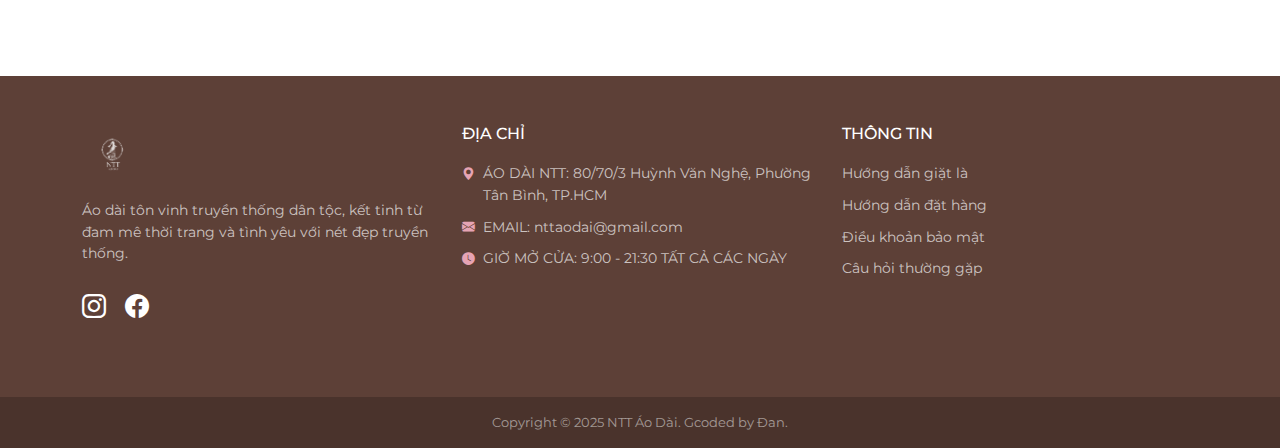
<file: chitietgd.html>
<!DOCTYPE html>
<html lang="vi">
<head>
    <meta charset="UTF-8">
    <meta name="viewport" content="width=device-width, initial-scale=1.0">
    <title>Chi Tiết Sản Phẩm - Áo Dài NTT</title>

    <link href="https://cdn.jsdelivr.net/npm/bootstrap@5.3.3/dist/css/bootstrap.min.css" rel="stylesheet">
    <link rel="preconnect" href="https://fonts.googleapis.com">
    <link rel="preconnect" href="https://fonts.gstatic.com" crossorigin>
    <link href="https://fonts.googleapis.com/css2?family=Montserrat:wght@300;400;500&family=Playfair+Display:wght@500;600;700&display=swap" rel="stylesheet">
    <link rel="stylesheet" href="https://cdn.jsdelivr.net/npm/bootstrap-icons@1.11.3/font/bootstrap-icons.min.css">
    <link rel="stylesheet" href="style.css">
</head>
<body>

    <div class="top-bar d-none d-md-flex">
        <div class="container-fluid">
            <div class="row align-items-center">
                <div class="col-md-6">
                    <i class="bi bi-telephone-fill"></i> Hotline: 012.345.6789
                </div>
                <div class="col-md-6 text-end">
                    <i class="bi bi-gift-fill"></i> NHẬN GIẢM GIÁ 10% CHO NHỮNG KHÁCH HÀNG ĐẦU TIÊN
                </div>
            </div>
        </div>
    </div>

    <header id="main-header">
        <nav class="navbar navbar-expand-lg">
            <div class="container-fluid">
                <a class="navbar-brand" href="index.html">
                    <img src="images/logo.png" alt="NTT Áo Dài Logo">
                </a>
                
                <div class="header-icons d-flex d-lg-none">
                    <a href="#" class="search-icon-trigger"><i class="bi bi-search"></i></a>
                    <a href="#"><i class="bi bi-person-circle"></i></a>
                    <a href="#"><i class="bi bi-bag"></i></a>
                </div>

                <button class="navbar-toggler" type="button" data-bs-toggle="collapse" data-bs-target="#navbarNav">
                    <span class="navbar-toggler-icon"></span>
                </button>

                <div class="collapse navbar-collapse justify-content-center" id="navbarNav">
                    <ul class="navbar-nav">
                        <li class="nav-item">
                            <a class="nav-link" href="index.html">TRANG CHỦ</a> 
                        </li>
                        <li class="nav-item dropdown">
                            <a class="nav-link dropdown-toggle active" href="#" id="navbarDropdown" role="button" data-bs-toggle="dropdown" aria-expanded="false">
                                BỘ SƯU TẬP
                            </a>
                            <ul class="dropdown-menu" aria-labelledby="navbarDropdown">
                                <li><a class="dropdown-item" href="bosuutap-giaoduyen.html">Giao Duyên</a></li>
                                <li><a class="dropdown-item" href="bosuutap-duyenhoa.html">Duyên Hoa</a></li>
                            </ul>
                        </li>
                        <li class="nav-item">
                            <a class="nav-link" href="cautaoaodai.html">CẤU TẠO ÁO DÀI</a>
                        </li>
                        <li class="nav-item">
                            <a class="nav-link" href="khachhang.html">KHÁCH HÀNG CỦA NTT</a>
                        </li>
                        <li class="nav-item">
                            <a class="nav-link" href="aboutme.html">VỀ CHÚNG TÔI</a>
                        </li>
                    </ul>
                </div>

                <div class="header-icons d-none d-lg-flex">
                    <a href="#" class="search-icon-trigger"><i class="bi bi-search"></i></a>
                    <a href="#"><i class="bi bi-person-circle"></i></a>
                    <a href="#"><i class="bi bi-bag"></i></a>
                </div>
            </div>
        </nav>
    </header>

    <div id="search-overlay">
        <button id="close-search-btn">&times;</button>
        <form>
            <input type="text" placeholder="Tìm kiếm sản phẩm...">
            <button type="submit"><i class="bi bi-search"></i></button>
        </form>
    </div>

    <main class="product-detail-page">
        <div class="container">
            <div class="row">
                <div class="col-lg-7">
                    <div class="product-gallery-vertical">
                        <div class="thumbnail-col">
                            <img src="images/bstgiaoduyen/1.jpeg" class="thumbnail-img active" alt="Thumb 1">
                            <img src="images/chitiet/gd2.jpeg" class="thumbnail-img" alt="Thumb 2">
                            <img src="images/chitiet/gd3.jpeg" class="thumbnail-img" alt="Thumb 3">
                            <img src="images/chitiet/gd4.jpeg" class="thumbnail-img" alt="Thumb 4">
                        </div>
                        <div class="main-image-col">
                            <img src="images/bstgiaoduyen/1.jpeg" id="main-product-image" class="img-fluid" alt="Áo dài đỏ">
                        </div>
                    </div>
                </div>

                <div class="col-lg-5">
                    <div class="product-info-details">
                        <h1 class="product-detail-title">Vũ Đình - Giai Tuệ</h1>
                        <div class="product-meta">
                            <span>Thương hiệu: NTT Áo Dài</span>
                            <span>Mã SP: NTT-001</span>
                        </div>
                        <p class="product-detail-price">2.100.000 VNĐ</p>
                        
                        <div class="selector-group">
                            <label>Kích Cỡ:</label>
                            <div class="size-selector">
                                <button class="size-option active">MAY ĐO</button>
                                <button class="size-option">THUÊ</button>
                            </div>
                        </div>

                        <div class="selector-group">
                            <label>Số Lượng:</label>
                            <div class="quantity-selector">
                                <button class="quantity-btn" id="qty-minus">-</button>
                                <input type="number" id="qty-input" value="1" min="1">
                                <button class="quantity-btn" id="qty-plus">+</button>
                            </div>
                        </div>

                        <div class="button-group">
                            <a href="giohang.html" class="btn-add-to-cart">Thêm giỏ hàng</a>
                            <a href="thanhtoan.html" class="btn-checkout-now">MUA HÀNG</a>
                        </div>

                        <div class="product-tabs">
                            <ul class="nav nav-tabs" id="myTab" role="tablist">
                                <li class="nav-item" role="presentation">
                                    <button class="nav-link active" id="desc-tab" data-bs-toggle="tab" data-bs-target="#desc" type="button">Mô Tả Sản Phẩm</button>
                                </li>
                                <li class="nav-item" role="presentation">
                                    <button class="nav-link" id="shipping-tab" data-bs-toggle="tab" data-bs-target="#shipping" type="button">Vận Chuyển</button>
                                </li>
                            </ul>
                            <div class="tab-content" id="myTabContent">
                                <div class="tab-pane fade show active" id="desc" role="tabpanel">
                                    <p>Chất liệu: Lụa satin cao cấp | Taffeta.<br>Màu: Xanh.<br>Hướng dẫn bảo quản trang phục:<br> + Giặt hấp hoặc giặt tay, vắt nhẹ nhàng.<br> + Ngâm riêng sản phẩm sáng màu và tối màu.</p>
                                </div>
                                <div class="tab-pane fade" id="shipping" role="tabpanel">
                                    <p>Miễn phí vận chuyển toàn quốc cho đơn hàng trên 1.000.000 VNĐ. Giao hàng trong 3-5 ngày làm việc.</p>
                                </div>
                            </div>
                        </div>
                    </div>
                </div>
            </div>
        </div>

        <section class="product-grid container my-5 py-5">
            <h2 class="text-center section-title">Có thể bạn thích</h2>
            
            <div class="row g-4 mt-4">
                <div class="col-lg-3 col-md-6 col-6">
                    <div class="product-card">
                        <img src="images/ntt.jpg" class="img-fluid" alt="Sản phẩm 1">
                        <div class="product-info">
                            <h5 class="product-name">Duyên - Thơm</h5>
                            <p class="product-price">2.200.000 VNĐ</p>
                        </div>
                    </div>
                </div>
                <div class="col-lg-3 col-md-6 col-6">
                    <div class="product-card">
                        <img src="images/hongphan.jpeg" class="img-fluid" alt="Sản phẩm 2">
                        <div class="product-info">
                            <h5 class="product-name">Duyên - Hồng Phấn</h5>
                            <p class="product-price">1.350.000 VNĐ</p>
                        </div>
                    </div>
                </div>
                <div class="col-lg-3 col-md-6 col-6">
                    <div class="product-card">
                        <img src="images/gamtrang.jpeg" class="img-fluid" alt="Sản phẩm 3">
                        <div class="product-info">
                            <h5 class="product-name">Duyên - Mẫu Gấm Trắng</h5>
                            <p class="product-price">2.500.000 VNĐ</p>
                        </div>
                    </div>
                </div>
                <div class="col-lg-3 col-md-6 col-6">
                    <div class="product-card">
                        <img src="images/vangdong.jpeg" class="img-fluid" alt="Sản phẩm 4">
                        <div class="product-info">
                            <h5 class="product-name">Duyên - Gấm Vàng Đồng</h5>
                            <p class="product-price">3.100.000 VNĐ</p>
                        </div>
                    </div>
                </div>
            </div>
        </section>
    </main>

    <footer class="main-footer">
        <div class="container py-5">
            <div class="row">
                <div class="col-lg-4 col-md-12 mb-4 text-center text-lg-start">
                    <img src="images/logo.png" alt="NTT Áo Dài Logo" class="footer-logo mb-3"> 
                    <p>Áo dài tôn vinh truyền thống dân tộc, kết tinh từ đam mê thời trang và tình yêu với nét đẹp truyền thống.</p>
                    <div class="social-icons mt-4">
                        <a href="#"><i class="bi bi-instagram"></i></a>
                        <a href="#"><i class="bi bi-facebook"></i></a>
                    </div>
                </div>
    
                <div class="col-lg-4 col-md-6 mb-4">
                    <h5 class="footer-title">ĐỊA CHỈ</h5>
                    <ul class="list-unstyled">
                        <li><i class="bi bi-geo-alt-fill me-2"></i> ÁO DÀI NTT: 80/70/3 Huỳnh Văn Nghệ, Phường Tân Bình, TP.HCM</li>
                        <li><i class="bi bi-envelope-fill me-2"></i> EMAIL: nttaodai@gmail.com</li>
                        <li><i class="bi bi-clock-fill me-2"></i> GIỜ MỞ CỬA: 9:00 - 21:30 TẤT CẢ CÁC NGÀY</li>
                    </ul>
                </div>
    
                <div class="col-lg-4 col-md-6 mb-4">
                    <h5 class="footer-title">THÔNG TIN</h5>
                    <ul class="list-unstyled">
                        <li><a href="#">Hướng dẫn giặt là</a></li>
                        <li><a href="#">Hướng dẫn đặt hàng</a></li>
                        <li><a href="#">Điều khoản bảo mật</a></li>
                        <li><a href="#">Câu hỏi thường gặp</a></li>
                    </ul>
                </div>
            </div>
        </div>
        <div class="footer-bottom text-center py-3">
            Copyright &copy; 2025 NTT Áo Dài. Gcoded by Đan.
        </div>
    </footer>

    <script src="https://cdn.jsdelivr.net/npm/bootstrap@5.3.3/dist/js/bootstrap.bundle.min.js"></script>
    <script src="script.js"></script>
</body>
</html>
</file>
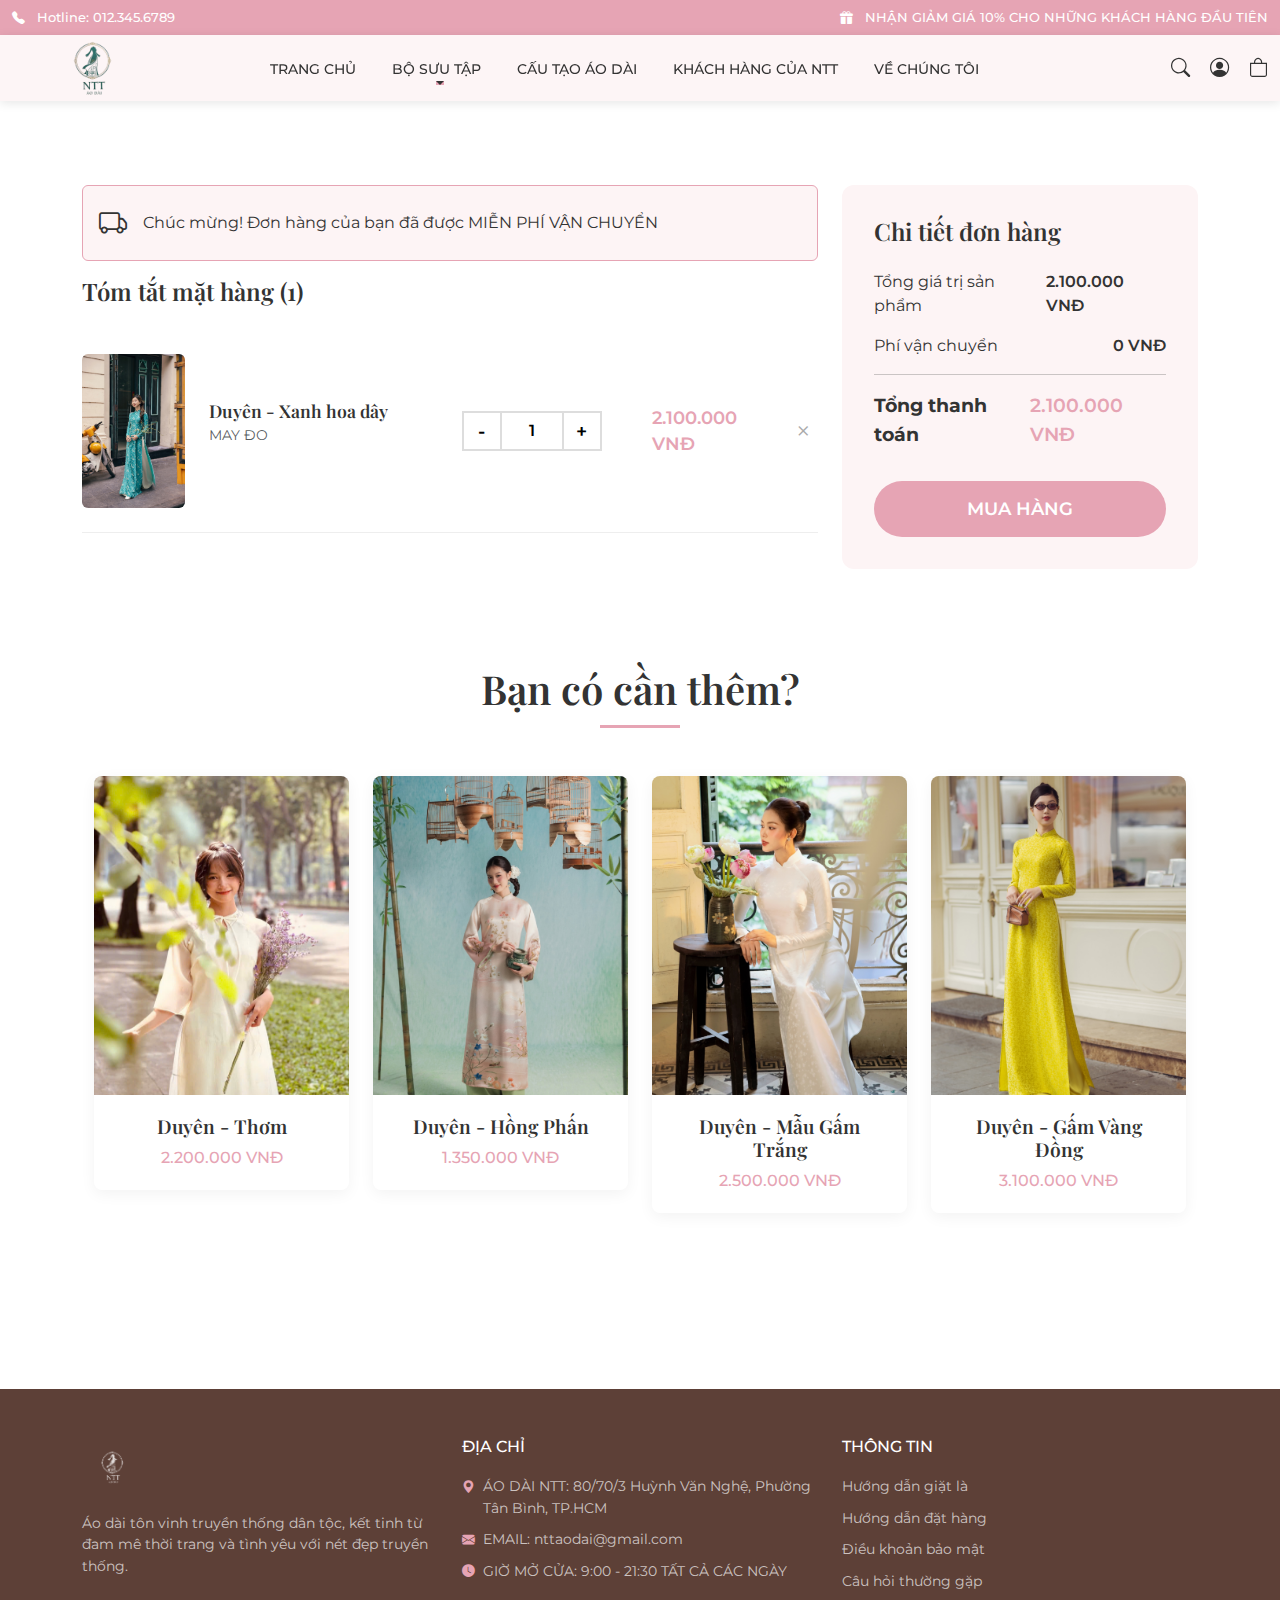
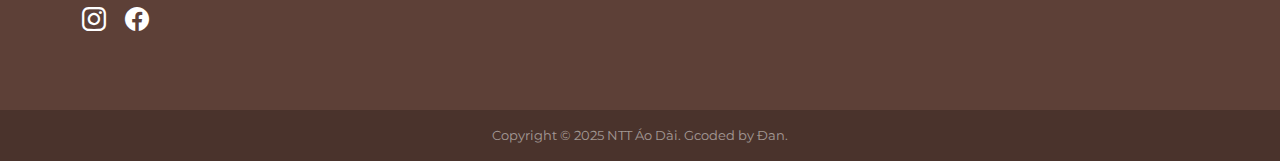
<file: giohang.html>
<!DOCTYPE html>
<html lang="vi">
<head>
    <meta charset="UTF-8">
    <meta name="viewport" content="width=device-width, initial-scale=1.0">
    <title>Giỏ Hàng - Áo Dài NTT</title>

    <link href="https://cdn.jsdelivr.net/npm/bootstrap@5.3.3/dist/css/bootstrap.min.css" rel="stylesheet">
    <link rel="preconnect" href="https://fonts.googleapis.com">
    <link rel="preconnect" href="https://fonts.gstatic.com" crossorigin>
    <link href="https://fonts.googleapis.com/css2?family=Montserrat:wght@300;400;500&family=Playfair+Display:wght@500;600;700&display=swap" rel="stylesheet">
    <link rel="stylesheet" href="https://cdn.jsdelivr.net/npm/bootstrap-icons@1.11.3/font/bootstrap-icons.min.css">
    <link rel="stylesheet" href="https://cdn.jsdelivr.net/npm/swiper@11/swiper-bundle.min.css" />
    <link rel="stylesheet" href="style.css">
</head>
<body>

    <div class="top-bar d-none d-md-flex">
        <div class="container-fluid">
            <div class="row align-items-center">
                <div class="col-md-6">
                    <i class="bi bi-telephone-fill"></i> Hotline: 012.345.6789
                </div>
                <div class="col-md-6 text-end">
                    <i class="bi bi-gift-fill"></i> NHẬN GIẢM GIÁ 10% CHO NHỮNG KHÁCH HÀNG ĐẦU TIÊN
                </div>
            </div>
        </div>
    </div>

    <header id="main-header">
        <nav class="navbar navbar-expand-lg">
            <div class="container-fluid">
                <a class="navbar-brand" href="index.html">
                    <img src="images/logo.png" alt="NTT Áo Dài Logo">
                </a>
                <div class="header-icons d-flex d-lg-none">
                    <a href="#" class="search-icon-trigger"><i class="bi bi-search"></i></a>
                    <a href="#"><i class="bi bi-person-circle"></i></a>
                    <a href="giohang.html"><i class="bi bi-bag"></i></a> </div>
                <button class="navbar-toggler" type="button" data-bs-toggle="collapse" data-bs-target="#navbarNav">
                    <span class="navbar-toggler-icon"></span>
                </button>
                <div class="collapse navbar-collapse justify-content-center" id="navbarNav">
                    <ul class="navbar-nav">
                        <li class="nav-item">
                            <a class="nav-link" href="index.html">TRANG CHỦ</a> 
                        </li>
                        <li class="nav-item dropdown">
                            <a class="nav-link dropdown-toggle" href="#" id="navbarDropdown" role="button" data-bs-toggle="dropdown" aria-expanded="false">
                                BỘ SƯU TẬP
                            </a>
                            <ul class="dropdown-menu" aria-labelledby="navbarDropdown">
                                <li><a class="dropdown-item" href="bosuutap-giaoduyen.html">Giao Duyên</a></li>
                                <li><a class="dropdown-item" href="bosuutap-duyenhoa.html">Duyên Hoa</a></li>
                            </ul>
                        </li>
                        <li class="nav-item">
                            <a class="nav-link" href="cautaoaodai.html">CẤU TẠO ÁO DÀI</a>
                        </li>
                        <li class="nav-item">
                            <a class="nav-link" href="khachhang.html">KHÁCH HÀNG CỦA NTT</a>
                        </li>
                        <li class="nav-item">
                            <a class="nav-link" href="aboutme.html">VỀ CHÚNG TÔI</a>
                        </li>
                    </ul>
                </div>
                <div class="header-icons d-none d-lg-flex">
                    <a href="#" class="search-icon-trigger"><i class="bi bi-search"></i></a>
                    <a href="#"><i class="bi bi-person-circle"></i></a>
                    <a href="giohang.html"><i class="bi bi-bag"></i></a> </div>
            </div>
        </nav>
    </header>

    <div id="search-overlay">
        <button id="close-search-btn">&times;</button>
        <form>
            <input type="text" placeholder="Tìm kiếm sản phẩm...">
            <button type="submit"><i class="bi bi-search"></i></button>
        </form>
    </div>


    <main class="cart-page">
        <div class="container">
            <div class="row">

                <div class="col-lg-8">
                    <div class="cart-items-wrapper">
                        <div class="alert alert-success d-flex align-items-center">
                            <i class="bi bi-truck fs-3 me-3"></i>
                            Chúc mừng! Đơn hàng của bạn đã được MIỄN PHÍ VẬN CHUYỂN
                        </div>
                        
                        <h4 class="cart-section-title">Tóm tắt mặt hàng (1)</h4>
                        
                        <div class="cart-item-row">
                            <div class="row align-items-center">
                                <div class="col-2">
                                    <img src="images/bstduyenhoa/xanh.jpeg" class="img-fluid rounded" alt="Sản phẩm">
                                </div>
                                <div class="col-4">
                                    <h5 class="product-name">Duyên - Xanh hoa dây</h5>
                                    <p class="text-muted small">MAY ĐO</p>
                                </div>
                                <div class="col-3">
                                    <div class="quantity-selector">
                                        <button class="quantity-btn" id="qty-minus">-</button>
                                        <input type="number" id="qty-input" value="1" min="1">
                                        <button class="quantity-btn" id="qty-plus">+</button>
                                    </div>
                                </div>
                                <div class="col-2">
                                    <span class="product-price">2.100.000 VNĐ</span>
                                </div>
                                <div class="col-1 text-end">
                                    <button class="btn-remove-item">&times;</button>
                                </div>
                            </div>
                        </div>
                        
                        </div>
                </div>

                <div class="col-lg-4">
                    <div class="order-summary-wrapper">
                        <h4 class="cart-section-title">Chi tiết đơn hàng</h4>
                        <div class="summary-row">
                            <span>Tổng giá trị sản phẩm</span>
                            <span>2.100.000 VNĐ</span>
                        </div>
                        <div class="summary-row">
                            <span>Phí vận chuyển</span>
                            <span>0 VNĐ</span>
                        </div>
                        <hr>
                        <div class="summary-row total">
                            <span>Tổng thanh toán</span>
                            <span>2.100.000 VNĐ</span>
                        </div>
                        <a href="thanhtoan.html" class="btn-checkout-now">MUA HÀNG</a>
                    </div>
                </div>
            </div>

            <section class="product-grid container my-5 py-5">
                <h2 class="text-center section-title">Bạn có cần thêm?</h2>
                <div class="row g-4 mt-4">
                <div class="col-lg-3 col-md-6 col-6">
                    <div class="product-card">
                        <img src="images/ntt.jpg" class="img-fluid" alt="Sản phẩm 1">
                        <div class="product-info">
                            <h5 class="product-name">Duyên - Thơm</h5>
                            <p class="product-price">2.200.000 VNĐ</p>
                        </div>
                    </div>
                </div>
                <div class="col-lg-3 col-md-6 col-6">
                    <div class="product-card">
                        <img src="images/hongphan.jpeg" class="img-fluid" alt="Sản phẩm 2">
                        <div class="product-info">
                            <h5 class="product-name">Duyên - Hồng Phấn</h5>
                            <p class="product-price">1.350.000 VNĐ</p>
                        </div>
                    </div>
                </div>
                <div class="col-lg-3 col-md-6 col-6">
                    <div class="product-card">
                        <img src="images/gamtrang.jpeg" class="img-fluid" alt="Sản phẩm 3">
                        <div class="product-info">
                            <h5 class="product-name">Duyên - Mẫu Gấm Trắng</h5>
                            <p class="product-price">2.500.000 VNĐ</p>
                        </div>
                    </div>
                </div>
                <div class="col-lg-3 col-md-6 col-6">
                    <div class="product-card">
                        <img src="images/vangdong.jpeg" class="img-fluid" alt="Sản phẩm 4">
                        <div class="product-info">
                            <h5 class="product-name">Duyên - Gấm Vàng Đồng</h5>
                            <p class="product-price">3.100.000 VNĐ</p>
                        </div>
                    </div>
                </div>
            </div>
            </section>
        </div>
    </main>

    <footer class="main-footer">
        <div class="container py-5">
            <div class="row">
                <div class="col-lg-4 col-md-12 mb-4 text-center text-lg-start">
                    <img src="images/logo.png" alt="NTT Áo Dài Logo" class="footer-logo mb-3"> 
                    <p>Áo dài tôn vinh truyền thống dân tộc, kết tinh từ đam mê thời trang và tình yêu với nét đẹp truyền thống.</p>
                    <div class="social-icons mt-4">
                        <a href="#"><i class="bi bi-instagram"></i></a>
                        <a href="#"><i class="bi bi-facebook"></i></a>
                    </div>
                </div>
    
                <div class="col-lg-4 col-md-6 mb-4">
                    <h5 class="footer-title">ĐỊA CHỈ</h5>
                    <ul class="list-unstyled">
                        <li><i class="bi bi-geo-alt-fill me-2"></i> ÁO DÀI NTT: 80/70/3 Huỳnh Văn Nghệ, Phường Tân Bình, TP.HCM</li>
                        <li><i class="bi bi-envelope-fill me-2"></i> EMAIL: nttaodai@gmail.com</li>
                        <li><i class="bi bi-clock-fill me-2"></i> GIỜ MỞ CỬA: 9:00 - 21:30 TẤT CẢ CÁC NGÀY</li>
                    </ul>
                </div>
    
                <div class="col-lg-4 col-md-6 mb-4">
                    <h5 class="footer-title">THÔNG TIN</h5>
                    <ul class="list-unstyled">
                        <li><a href="#">Hướng dẫn giặt là</a></li>
                        <li><a href="#">Hướng dẫn đặt hàng</a></li>
                        <li><a href="#">Điều khoản bảo mật</a></li>
                        <li><a href="#">Câu hỏi thường gặp</a></li>
                    </ul>
                </div>
            </div>
        </div>
        <div class="footer-bottom text-center py-3">
            Copyright &copy; 2025 NTT Áo Dài. Gcoded by Đan.
        </div>
    </footer>

    <script src="https://cdn.jsdelivr.net/npm/bootstrap@5.3.3/dist/js/bootstrap.bundle.min.js"></script>
    <script src="https://cdn.jsdelivr.net/npm/swiper@11/swiper-bundle.min.js"></script>
    <script src="script.js"></script>
</body>
</html>
</file>
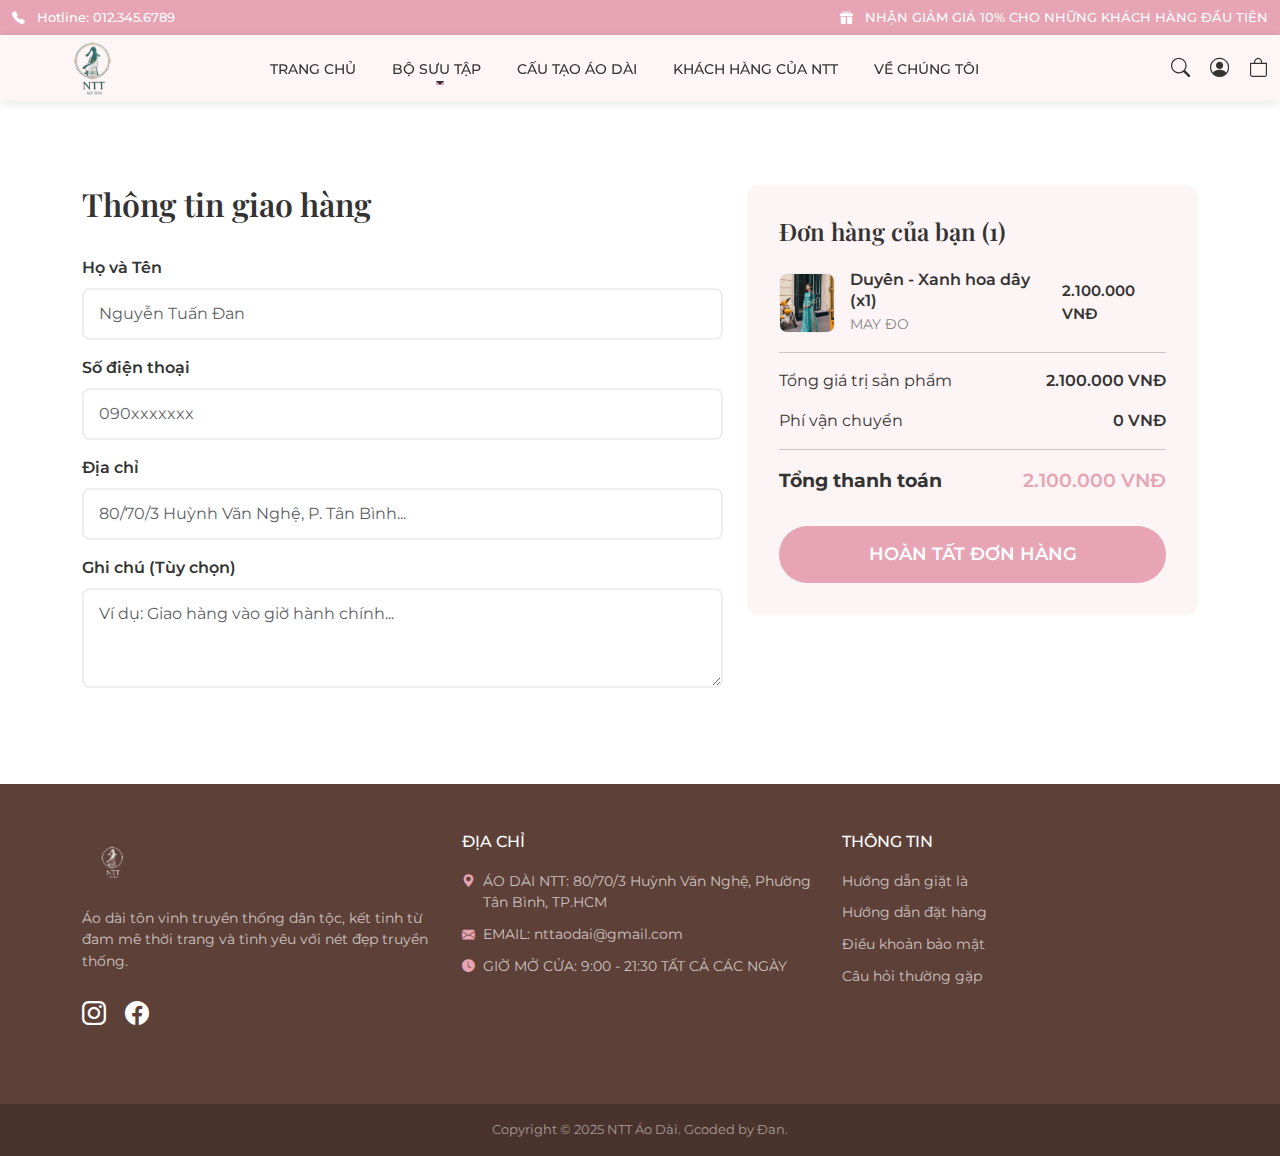
<file: thanhtoan.html>
<!DOCTYPE html>
<html lang="vi">
<head>
    <meta charset="UTF-8">
    <meta name="viewport" content="width=device-width, initial-scale=1.0">
    <title>Thanh Toán - Áo Dài NTT</title>

    <link href="https://cdn.jsdelivr.net/npm/bootstrap@5.3.3/dist/css/bootstrap.min.css" rel="stylesheet">
    <link rel="preconnect" href="https://fonts.googleapis.com">
    <link rel="preconnect" href="https://fonts.gstatic.com" crossorigin>
    <link href="https://fonts.googleapis.com/css2?family=Montserrat:wght@300;400;500&family=Playfair+Display:wght@500;600;700&display=swap" rel="stylesheet">
    <link rel="stylesheet" href="https://cdn.jsdelivr.net/npm/bootstrap-icons@1.11.3/font/bootstrap-icons.min.css">
    <link rel="stylesheet" href="https://cdn.jsdelivr.net/npm/swiper@11/swiper-bundle.min.css" />
    <link rel="stylesheet" href="style.css">
</head>
<body>

    <div class="top-bar d-none d-md-flex">
        <div class="container-fluid">
            <div class="row align-items-center">
                <div class="col-md-6">
                    <i class="bi bi-telephone-fill"></i> Hotline: 012.345.6789
                </div>
                <div class="col-md-6 text-end">
                    <i class="bi bi-gift-fill"></i> NHẬN GIẢM GIÁ 10% CHO NHỮNG KHÁCH HÀNG ĐẦU TIÊN
                </div>
            </div>
        </div>
    </div>

    <header id="main-header">
        <nav class="navbar navbar-expand-lg">
            <div class="container-fluid">
                <a class="navbar-brand" href="index.html">
                    <img src="images/logo.png" alt="NTT Áo Dài Logo">
                </a>
                <div class="header-icons d-flex d-lg-none">
                    <a href="#" class="search-icon-trigger"><i class="bi bi-search"></i></a>
                    <a href="#"><i class="bi bi-person-circle"></i></a>
                    <a href="giohang.html"><i class="bi bi-bag"></i></a>
                </div>
                <button class="navbar-toggler" type="button" data-bs-toggle="collapse" data-bs-target="#navbarNav">
                    <span class="navbar-toggler-icon"></span>
                </button>
                <div class="collapse navbar-collapse justify-content-center" id="navbarNav">
                    <ul class="navbar-nav">
                        <li class="nav-item">
                            <a class="nav-link" href="index.html">TRANG CHỦ</a> 
                        </li>
                        <li class="nav-item dropdown">
                            <a class="nav-link dropdown-toggle" href="#" id="navbarDropdown" role="button" data-bs-toggle="dropdown" aria-expanded="false">
                                BỘ SƯU TẬP
                            </a>
                            <ul class="dropdown-menu" aria-labelledby="navbarDropdown">
                                <li><a class="dropdown-item" href="bosuutap-giaoduyen.html">Giao Duyên</a></li>
                                <li><a class="dropdown-item" href="bosuutap-duyenhoa.html">Duyên Hoa</a></li>
                            </ul>
                        </li>
                        <li class="nav-item">
                            <a class="nav-link" href="cautaoaodai.html">CẤU TẠO ÁO DÀI</a>
                        </li>
                        <li class="nav-item">
                            <a class="nav-link" href="khachhang.html">KHÁCH HÀNG CỦA NTT</a>
                        </li>
                        <li class="nav-item">
                            <a class="nav-link" href="aboutme.html">VỀ CHÚNG TÔI</a>
                        </li>
                    </ul>
                </div>
                <div class="header-icons d-none d-lg-flex">
                    <a href="#" class="search-icon-trigger"><i class="bi bi-search"></i></a>
                    <a href="#"><i class="bi bi-person-circle"></i></a>
                    <a href="giohang.html"><i class="bi bi-bag"></i></a>
                </div>
            </div>
        </nav>
    </header>

    <div id="search-overlay">
        <button id="close-search-btn">&times;</button>
        <form>
            <input type="text" placeholder="Tìm kiếm sản phẩm...">
            <button type="submit"><i class="bi bi-search"></i></button>
        </form>
    </div>


    <main class="checkout-page">
        <div class="container">
            <div class="row">
                <div class="col-lg-7">
                    <div class="checkout-form-wrapper">
                        <h2 class="checkout-title">Thông tin giao hàng</h2>
                        <form action="#">
                            <div class="mb-3">
                                <label for="checkout-name" class="form-label">Họ và Tên</label>
                                <input type="text" class="form-control" id="checkout-name" placeholder="Nguyễn Tuấn Đan" required>
                            </div>
                            <div class="mb-3">
                                <label for="checkout-phone" class="form-label">Số điện thoại</label>
                                <input type="tel" class="form-control" id="checkout-phone" placeholder="090xxxxxxx" required>
                            </div>
                            <div class="mb-3">
                                <label for="checkout-address" class="form-label">Địa chỉ</label>
                                <input type="text" class="form-control" id="checkout-address" placeholder="80/70/3 Huỳnh Văn Nghệ, P. Tân Bình..." required>
                            </div>
                            <div class="mb-3">
                                <label for="checkout-notes" class="form-label">Ghi chú (Tùy chọn)</label>
                                <textarea class="form-control" id="checkout-notes" rows="3" placeholder="Ví dụ: Giao hàng vào giờ hành chính..."></textarea>
                            </div>
                        </form>
                    </div>
                </div>

                <div class="col-lg-5">
                    <div class="order-summary-wrapper">
                        <h4 class="cart-section-title">Đơn hàng của bạn (1)</h4>
                        
                        <div class="summary-item-row">
                            <img src="images/bstduyenhoa/xanh.jpeg" alt="Sản phẩm" class="item-thumbnail">
                            <div class="item-info">
                                <span class="item-name">Duyên - Xanh hoa dây (x1)</span>
                                <span class="item-size">MAY ĐO</span>
                            </div>
                            <span class="item-price">2.100.000 VNĐ</span>
                        </div>
                        
                        <hr>
                        <div class="summary-row">
                            <span>Tổng giá trị sản phẩm</span>
                            <span>2.100.000 VNĐ</span>
                        </div>
                        <div class="summary-row">
                            <span>Phí vận chuyển</span>
                            <span>0 VNĐ</span>
                        </div>
                        <hr>
                        <div class="summary-row total">
                            <span>Tổng thanh toán</span>
                            <span>2.100.000 VNĐ</span>
                        </div>
                        <a href="#" class="btn-checkout-now">HOÀN TẤT ĐƠN HÀNG</a>
                    </div>
                </div>
            </div>
        </div>
    </main>

    <footer class="main-footer">
        <div class="container py-5">
            <div class="row">
                <div class="col-lg-4 col-md-12 mb-4 text-center text-lg-start">
                    <img src="images/logo.png" alt="NTT Áo Dài Logo" class="footer-logo mb-3"> 
                    <p>Áo dài tôn vinh truyền thống dân tộc, kết tinh từ đam mê thời trang và tình yêu với nét đẹp truyền thống.</p>
                    <div class="social-icons mt-4">
                        <a href="#"><i class="bi bi-instagram"></i></a>
                        <a href="#"><i class="bi bi-facebook"></i></a>
                    </div>
                </div>
    
                <div class="col-lg-4 col-md-6 mb-4">
                    <h5 class="footer-title">ĐỊA CHỈ</h5>
                    <ul class="list-unstyled">
                        <li><i class="bi bi-geo-alt-fill me-2"></i> ÁO DÀI NTT: 80/70/3 Huỳnh Văn Nghệ, Phường Tân Bình, TP.HCM</li>
                        <li><i class="bi bi-envelope-fill me-2"></i> EMAIL: nttaodai@gmail.com</li>
                        <li><i class="bi bi-clock-fill me-2"></i> GIỜ MỞ CỬA: 9:00 - 21:30 TẤT CẢ CÁC NGÀY</li>
                    </ul>
                </div>
    
                <div class="col-lg-4 col-md-6 mb-4">
                    <h5 class="footer-title">THÔNG TIN</h5>
                    <ul class="list-unstyled">
                        <li><a href="#">Hướng dẫn giặt là</a></li>
                        <li><a href="#">Hướng dẫn đặt hàng</a></li>
                        <li><a href="#">Điều khoản bảo mật</a></li>
                        <li><a href="#">Câu hỏi thường gặp</a></li>
                    </ul>
                </div>
            </div>
        </div>
        <div class="footer-bottom text-center py-3">
            Copyright &copy; 2025 NTT Áo Dài. Gcoded by Đan.
        </div>
    </footer>

    <script src="https://cdn.jsdelivr.net/npm/bootstrap@5.3.3/dist/js/bootstrap.bundle.min.js"></script>
    <script src="https://cdn.jsdelivr.net/npm/swiper@11/swiper-bundle.min.js"></script>
    <script src="script.js"></script>
</body>
</html>
</file>
<file: style.css>
/* ======== KHAI BÁO BIẾN VÀ FONT ======== */
:root {
    --font-heading: 'Playfair Display', serif;
    --font-body: 'Montserrat', sans-serif;
    --color-pink: #E6A4B4; 
    --color-dark: #333;
    --color-footer: #5D4037; 
    --color-bg: #FDF4F5; 
}

body {
    font-family: var(--font-body);
    background-color: var(--color-bg);
    color: var(--color-dark);
}

h1, h2, h3, h4, h5, h6, .collection-title, .section-title, .product-name {
    font-family: var(--font-heading);
    font-weight: 600;
}

/* bar */
.top-bar {
    background-color: var(--color-pink);
    color: white;
    font-size: 0.8rem;
    font-weight: 500;
    padding: 8px 0;
}
.top-bar i {
    margin-right: 8px;
}

/* header-note:đã fix đừng động vào. tao đập */
#main-header {
    position: fixed;
    top: 35px; 
    left: 0;
    width: 100%;
    z-index: 1000;
    transition: top 0.3s ease-in-out; 

    background-color: rgba(253, 244, 245, 0.9); 
    backdrop-filter: blur(10px); 
    box-shadow: 0 2px 10px rgba(0,0,0,0.1);
}

#main-header .navbar-brand {
    margin-left: 30px; 
}

#main-header .navbar-brand img {
    max-height: 40px;
    filter: none; 
    transition: all 0.3s ease-in-out;
    transform: scale(2.5); 
    transform-origin: left center;
}

#main-header .nav-link {
    font-family: var(--font-body);
    font-weight: 500;
    font-size: 0.9rem;
    text-transform: uppercase;
    color: var(--color-dark) !important; 
    margin: 0 10px;
    position: relative;
    padding-bottom: 5px;
}

#main-header .nav-link::after {
    content: '';
    position: absolute;
    bottom: 0;
    left: 50%;
    transform: translateX(-50%);
    width: 0;
    height: 2px;
    background-color: var(--color-pink); 
    transition: width 0.3s ease;
}

#main-header .nav-link:hover::after,
#main-header .nav-link.active::after {
    width: 100%;
}

/* === CODE CHO DROPDOWN "SIÊU SANG" (FIX FONT VÀ HIỆU ỨNG) === */
.navbar-nav .dropdown-menu {
    background-color: rgba(253, 244, 245, 0.95); 
    backdrop-filter: blur(10px);
    border: none;
    border-radius: 8px; 
    box-shadow: 0 5px 15px rgba(0,0,0,0.1);
    margin-top: 10px !important;

    /* FIX "NHÁY RA" BẰNG "TRƯỢT XUỐNG" */
    opacity: 0;
    visibility: hidden;
    transform: translateY(10px);
    transition: all 0.3s ease-out;
}

.dropdown-item {
    /* FIX "FONT KHÔNG ĐỒNG NHẤT" */
    font-family: var(--font-body); 
    font-weight: 500;
    font-size: 0.9rem;
    text-transform: uppercase;
    
    color: var(--color-dark) !important;
    padding: 10px 20px;
    transition: all 0.2s ease;
}
.dropdown-item:hover {
    background-color: var(--color-pink); 
    color: white !important;
}

/* BẮT NÓ TỰ XỔ KHI LIA CHUỘT (CHỈ TRÊN DESKTOP) */
@media (min-width: 992px) {
    .navbar-nav .dropdown:hover .dropdown-menu {
        display: block;
        opacity: 1;
        visibility: visible;
        transform: translateY(0);
    }
}


#main-header .header-icons a {
    color: var(--color-dark); 
    font-size: 1.2rem;
    margin-left: 20px;
    transition: color 0.3s ease;
    cursor: pointer; 
}
#main-header .header-icons a:hover {
    color: var(--color-pink);
}

.navbar-toggler {
    border: none;
    color: var(--color-dark) !important;
}
.navbar-toggler-icon {
    filter: none; 
}

#main-header.scrolled {
    top: 0; 
}

/* === THANH TÌM KIẾM ẢO CỦA TAO === */
#search-overlay {
    position: fixed;
    top: 0;
    left: 0;
    width: 100%;
    height: 100%;
    background: rgba(253, 244, 245, 0.95); 
    backdrop-filter: blur(15px);
    z-index: 2000;
    display: flex;
    justify-content: center;
    align-items: center;
    
    opacity: 0;
    visibility: hidden;
    transition: all 0.3s ease;
}
#search-overlay.active {
    opacity: 1;
    visibility: visible;
}

#search-overlay form {
    position: relative;
    width: 60%;
    max-width: 600px;
}

#search-overlay input {
    width: 100%;
    border: none;
    border-bottom: 3px solid var(--color-dark);
    background: transparent;
    font-size: 2.5rem;
    font-family: var(--font-heading);
    color: var(--color-dark);
    padding-right: 50px;
}
#search-overlay input:focus {
    outline: none;
    border-color: var(--color-pink);
}
#search-overlay input::placeholder {
    color: rgba(0,0,0,0.2);
}

#search-overlay form button {
    position: absolute;
    right: 0;
    top: 50%;
    transform: translateY(-50%);
    background: none;
    border: none;
    font-size: 2rem;
    color: var(--color-dark);
}

#close-search-btn {
    position: absolute;
    top: 40px;
    right: 50px;
    font-size: 3.5rem;
    font-weight: 300;
    color: var(--color-dark);
    background: none;
    border: none;
    line-height: 1;
}

/* === CAROUSEL "LỌT KHUNG" VÀ "BO GÓC" === */
#hero-carousel {
    padding-top: 100px; 
}
#hero-carousel .carousel-inner {
    border-radius: 12px; 
    overflow: hidden; 
}
#hero-carousel .carousel-item {
    background-size: cover;
    background-position: center;
}
#hero-carousel .carousel-item img {
    /* TRỐNG TRƠN */
}


/* COLLECTION INTRO */
.collection-title {
    font-size: 2.8rem;
    margin-bottom: 20px;
    color: var(--color-pink);
}

/* FIX NÚT XEM THÊM BỊ DÍNH VÀO CHỮ */
.collection-intro .btn {
    display: block;      
    width: -moz-fit-content; 
    width: fit-content;   
    margin-top: 1.5rem; 
}

/* PRODUCT GRID */
.section-title {
    font-size: 2.5rem;
    position: relative;
    padding-bottom: 15px;
}
.section-title::after {
    content: '';
    position: absolute;
    bottom: 0;
    left: 50%;
    transform: translateX(-50%);
    width: 80px;
    height: 3px;
    background-color: var(--color-pink);
}

.product-card {
    background-color: white;
    border-radius: 8px;
    overflow: hidden;
    box-shadow: 0 4px 15px rgba(0,0,0,0.05);
    transition: all 0.3s ease;
    cursor: pointer;
}

.product-card img {
    aspect-ratio: 4 / 5; 
    object-fit: cover; 
    transition: transform 0.4s ease; 
}

.product-card:hover {
    box-shadow: 0 8px 25px rgba(0,0,0,0.1);
    transform: translateY(-5px);
}

.product-card:hover img {
    transform: scale(1.05);
}

.product-info {
    padding: 20px;
    text-align: center;
}
.product-name {
    font-size: 1.2rem;
    color: var(--color-dark);
}
.product-price {
    font-size: 1rem;
    font-weight: 500;
    color: var(--color-pink);
    margin: 0;
}

/*FOOTER*/
.main-footer {
    background-color: var(--color-footer);
    color: rgba(255, 255, 255, 0.7);
}
.footer-logo {
    max-height: 60px; 
    opacity: 0.8;
    filter: brightness(0) invert(1); 
}
.main-footer .list-unstyled li {
    display: flex;
    align-items: baseline;
    margin-bottom: 10px;
    font-size: 0.9rem;
}
.main-footer .list-unstyled li i {
    font-size: 0.8rem;
    color: var(--color-pink);
}
.footer-title {
    font-family: var(--font-body);
    font-weight: 500;
    color: white;
    margin-bottom: 20px;
    text-transform: uppercase;
    font-size: 1rem;
}
.main-footer p {
    font-size: 0.9rem;
}
.main-footer a {
    color: rgba(255, 255, 255, 0.7);
    text-decoration: none;
    transition: color 0.3s ease;
}
.main-footer a:hover {
    color: white;
}
.social-icons a {
    color: white;
    font-size: 1.5rem;
    margin-right: 15px;
}
.social-icons a:hover {
    color: var(--color-pink);
}
.footer-bottom {
    background-color: rgba(0,0,0,0.2);
    font-size: 0.8rem;
    color: rgba(255, 255, 255, 0.5);
}

/*RESPONSIVE CHO MOBILE*/
@media (max-width: 991px) {
    #main-header {
        top: 0; 
        background-color: rgba(253, 244, 245, 0.9); 
        backdrop-filter: blur(10px);
    }

    #main-header .navbar-brand {
        margin-left: 15px; 
    }
    #main-header .navbar-brand img {
        filter: none;
        transform: scale(1.8); 
        transform-origin: left center;
    }

    /* === FIX ICON BỊ MẤT TRÊN MOBILE === */
    .header-icons.d-flex.d-lg-none {
        align-items: center;
    }
    .header-icons.d-flex.d-lg-none a {
        color: var(--color-dark);
        font-size: 1.1rem; 
        margin-left: 15px; 
    }
    .header-icons.d-flex.d-lg-none a:hover {
        color: var(--color-pink);
    }
    
    #main-header .nav-link { 
        color: var(--color-dark) !important; 
    }
    #main-header .nav-link::after { 
        background-color: var(--color-pink); 
    }
    #main-header .navbar-toggler-icon { 
        filter: none; 
    }

    .navbar-collapse {
        background: white;
        padding: 20px;
        border-radius: 8px;
        margin-top: 10px;
        box-shadow: 0 4px 15px rgba(0,0,0,0.1);
    }

    /* === FIX DROPDOWN MẤT MẸ TRÊN MOBILE === */
    .navbar-nav .dropdown-menu {
        opacity: 1;
        visibility: visible;
        transform: none;
        margin-top: 0 !important;
        background-color: transparent; 
        backdrop-filter: none;
        box-shadow: none;
        border: none;
    }
    .dropdown-item {
        color: var(--color-dark) !important;
        padding-left: 15px; 
    }
    .dropdown-item:hover {
        background-color: var(--color-pink); 
        color: white !important;
    }
    /* === HẾT FIX DROPDOWN === */

    /* FIX CAROUSEL BỊ HEADER ĐÈ */
    #hero-carousel {
        padding-top: 80px; 
    }

    #hero-carousel .carousel-item {
       /* TRỐNG TRƠN */
    }

    .collection-intro {
        padding-top: 2rem !important;
        padding-bottom: 2rem !important;
        margin-top: 1rem !important;
        margin-bottom: 1rem !important;
    }
    .collection-intro .row > .col-md-6 {
        text-align: center;
    }

    .collection-intro .btn {
        margin-left: auto;
        margin-right: auto;
    }
    
    .collection-title { 
        font-size: 2.2rem; 
    }

    /* FIX SEARCH OVERLAY CHO MOBILE */
    #search-overlay form {
        width: 90%;
    }
    #search-overlay input {
        font-size: 1.5rem;
    }
    #search-overlay form button {
        font-size: 1.5rem;
    }
    #close-search-btn {
        top: 20px;
        right: 20px;
        font-size: 2.5rem;
    }
}
/* ======== CODE CHO TRANG BST (Giao Duyên, Duyên Hoa) ======== */
main.bst-page {
    padding-top: 100px; /* Đẩy xuống dưới header */
}
/* Phần Banner Hero */
.collection-hero-banner {
    padding-top: 150px;
    padding: 3rem 0;
    background: #fff;
    border-bottom: 1px solid #eee;
}
.hero-image-wrapper img {
    border-radius: 12px;
}
.hero-text-wrapper {
    padding-left: 2.5rem;
}
.hero-text-wrapper .collection-title {
    font-size: 3.5rem; /* To hơn bth */
    color: var(--color-dark);
}
.hero-text-wrapper .subtitle {
    font-family: var(--font-heading);
    font-size: 1.5rem;
    font-style: italic;
    color: var(--color-pink);
    margin-bottom: 1.5rem;
}
.hero-text-wrapper .text-muted {
    font-size: 0.95rem;
    line-height: 1.7;
}

/* Thanh Filter/Sort */
.filter-bar {
    border-bottom: 1px solid #eee;
    padding-bottom: 1rem;
    margin-bottom: 2rem;
}
.filter-title {
    font-weight: 600;
    font-family: var(--font-body);
}
.form-select-minimal {
    border: none;
    background-color: transparent;
    font-weight: 600;
    padding: 0.375rem 2.25rem 0.375rem 0.75rem;
    background-position: right 0rem center; /* Xích cái icon dropdown qua trái */
}
.form-select-minimal:focus {
    box-shadow: none;
}


/* === RESPONSIVE CHO TRANG NÀY === */
@media (max-width: 991px) {
    .bst-page main {
        padding-top: 80px; /* Dưới header mobile */
    }
    .hero-text-wrapper {
        padding-left: 0;
        margin-top: 2rem;
        text-align: center;
    }
    .filter-bar {
        text-align: center;
    }
    .filter-bar .col-md-6 {
        margin-bottom: 1rem;
    }
    .filter-bar .text-md-end {
        text-align: center !important;
    }
}
/* === FIX CÁI BỘ LỌC PHÈN ỈA === */
.filter-dropdown .filter-title {
    font-weight: 600;
    font-family: var(--font-body);
    padding-left: 0; /* Xóa padding của button */
    border: none;
}
.filter-dropdown .filter-title:hover, .filter-dropdown .filter-title:focus {
    box-shadow: none !important;
    color: var(--color-pink);
}

.filter-dropdown .dropdown-menu {
    background-color: rgba(253, 244, 245, 0.95); 
    backdrop-filter: blur(10px);
    border: none;
    border-radius: 8px; 
    box-shadow: 0 5px 15px rgba(0,0,0,0.1);
    padding: 10px;
}
.dropdown-item-check {
    font-family: var(--font-body);
    font-weight: 500;
    font-size: 0.9rem;
    display: block;
    padding: 8px 12px;
    border-radius: 6px;
    cursor: pointer;
    transition: all 0.2s ease;
}
.dropdown-item-check:hover {
    background-color: var(--color-pink);
    color: white;
}
.dropdown-item-check input {
    margin-right: 10px;
}
/* ======== CODE CHO TRANG CHI TIẾT SẢN PHẨM (BẢN FIX NGU) ======== */

/* === FIX 1: LỖI HEADER CHE (SỬA DÒNG NÀY) === */
main.product-detail-page {
    padding-top: 150px; 
    padding-bottom: 5rem;
    background: #fff; /* Nền trắng cho nó sạch */
}

/* CỘT GALLERY ẢNH (TRÁI) - Bố cục Dọc */
.product-gallery-vertical {
    display: flex;
}
.thumbnail-col {
    width: 20%;
    display: flex;
    flex-direction: column;
    gap: 0.75rem;
    margin-right: 1rem;
}
.thumbnail-img {
    width: 100%;
    cursor: pointer;
    border-radius: 6px;
    aspect-ratio: 4 / 5;
    object-fit: cover;
    object-position: top;
    border: 2px solid #eee;
    transition: all 0.2s ease;
    opacity: 0.8;
}
.thumbnail-img:hover {
    opacity: 1;
    border-color: var(--color-pink);
}
.thumbnail-img.active {
    opacity: 1;
    border-color: var(--color-pink);
    box-shadow: 0 0 10px rgba(230, 164, 180, 0.5);
}

.main-image-col {
    width: calc(80% - 1rem);
}
#main-product-image {
    width: 100%;
    aspect-ratio: 4 / 5;
    object-fit: cover;
    border-radius: 8px;
    border: 1px solid #eee;
    
    /* === FIX 2: HIỆU ỨNG MƯỢT VCL === */
    transition: opacity 0.3s ease-in-out;
}
/* Class JS để làm mờ ảnh */
#main-product-image.fading-out {
    opacity: 0;
}


/* CỘT THÔNG TIN (PHẢI) */
.product-info-details {
    padding-left: 2rem;
}
.product-detail-title {
    font-family: var(--font-heading);
    font-size: 2.8rem;
    font-weight: 700;
    color: var(--color-dark);
}
.product-meta {
    font-size: 0.9rem;
    color: #888;
    margin-bottom: 1rem;
}
.product-meta span {
    margin-right: 1.5rem;
}
.product-detail-price {
    font-family: var(--font-body);
    font-size: 2rem;
    font-weight: 500;
    color: var(--color-pink);
    margin-bottom: 1.5rem;
}

.selector-group {
    margin-bottom: 1.5rem;
}
.selector-group label {
    font-weight: 600;
    font-size: 1rem;
    margin-bottom: 0.5rem;
    display: block;
}

/* === FIX 3: NÚT MAY ĐO / THUÊ === */
.size-selector .size-option {
    border: 2px solid #ddd;
    background: white;
    border-radius: 50px;
    padding: 8px 20px; /* To hơn nút SML */
    margin-right: 10px;
    font-weight: 600; /* Đậm hơn */
    font-family: var(--font-body); /* Dùng font body cho dễ đọc */
    transition: all 0.2s ease;
}
.size-selector .size-option:hover {
    border-color: var(--color-dark);
}
.size-selector .size-option.active {
    background: var(--color-dark);
    border-color: var(--color-dark);
    color: white;
}

/* Nút chọn số lượng (y chang) */
.quantity-selector {
    display: flex;
}
.quantity-selector .quantity-btn {
    border: 2px solid #ddd;
    background: white;
    width: 40px;
    height: 40px;
    font-size: 1.2rem;
    font-weight: 600;
}
.quantity-selector #qty-input {
    width: 60px;
    height: 40px;
    border: 2px solid #ddd;
    border-left: none;
    border-right: none;
    text-align: center;
    font-weight: 600;
}
#qty-input::-webkit-outer-spin-button,
#qty-input::-webkit-inner-spin-button {
    -webkit-appearance: none;
    margin: 0;
}

/* Nút Bấm Mua Hàng (y chang) */
.button-group {
    display: flex;
    gap: 1rem;
    margin-top: 2rem;
    margin-bottom: 2rem;
}
/* Sửa thành a.btn-add-to-cart */
a.btn-add-to-cart, a.btn-buy-now {
    width: 100%;
    padding: 15px;
    font-size: 1.1rem;
    font-weight: 600;
    text-transform: uppercase;
    border: none;
    border-radius: 50px;
    transition: all 0.3s ease;
    text-decoration: none; /* Thêm cái này */
    text-align: center; /* Thêm cái này */
}
.btn-add-to-cart {
    background: var(--color-pink);
    color: var(--color-dark);
    
}
.btn-add-to-cart:hover {
    background: var(--clor-footer);
    box-shadow: 0 5px 15px rgba(0,0,0,0.1);
    transform: translateY(-3px);
}
.btn-buy-now {
    background: #f0f0f0; 
    color: var(--color-dark);
    border: 2px solid #ddd;
}
.btn-buy-now:hover {
    background: var(--color-dark);
    color: white;
    border-color: var(--color-dark);
}

/* Tab mô tả (y chang) */
.product-tabs .nav-tabs {
    border-bottom: 2px solid #eee;
}
.product-tabs .nav-link {
    font-family: var(--font-heading);
    font-weight: 600;
    color: #aaa;
    border: none;
    border-bottom: 2px solid transparent;
}
.product-tabs .nav-link.active {
    color: var(--color-dark);
    border-bottom-color: var(--color-pink);
    background: none;
}
.product-tabs .tab-content {
    padding-top: 1.5rem;
    font-size: 0.9rem;
}

/* === RESPONSIVE CHO TRANG NÀY (y chang) === */
@media (max-width: 991px) {
    main.product-detail-page {
        padding-top: 100px;
    }
    .product-gallery-vertical {
        flex-direction: column-reverse; 
    }
    .main-image-col {
        width: 100%;
        padding-left: 0;
    }
    .thumbnail-col {
        width: 100%;
        flex-direction: row;
        justify-content: flex-start;
        margin-top: 1rem;
        gap: 0.75rem;
    }
    .thumbnail-img {
        width: 23%;
        flex-shrink: 0;
    }
    .product-info-details {
        padding-left: 0;
        margin-top: 2rem; 
    }
    .button-group  {
        flex-direction: column; 
        gap: 0.75rem;
    }
}
/* ======== FIX LINK CHO PRODUCT CARD (BỎ GẠCH CHÂN) ======== */
a.product-card-link {
    text-decoration: none; /* Bỏ gạch chân */
}
a.product-card-link .product-info {
    /* Đảm bảo màu chữ vẫn đúng */
    color: var(--color-dark);
}
/* ======== CODE CHO TRANG GIỎ HÀNG ======== */
main.cart-page {
    padding-top: 150px; 
    padding-bottom: 5rem;
    background: #fff; /* Nền trắng */
}
.cart-section-title {
    font-family: var(--font-heading);
    font-weight: 600;
    font-size: 1.5rem;
    margin-bottom: 1.5rem;
}
.alert-success {
    background-color: var(--color-bg);
    border: 1px solid var(--color-pink);
    color: var(--color-dark);
}
.cart-item-row {
    padding: 1.5rem 0;
    border-bottom: 1px solid #eee;
}
.cart-item-row .product-name {
    font-size: 1.1rem;
    margin-bottom: 0.25rem;
}
.cart-item-row .product-price {
    font-weight: 600;
    font-size: 1.1rem;
}
.btn-remove-item {
    background: none;
    border: none;
    font-size: 1.8rem;
    font-weight: 300;
    color: #aaa;
}
.btn-remove-item:hover {
    color: var(--color-pink);
}

/* Cột Tóm Tắt (Phải) */
.order-summary-wrapper {
    background: var(--color-bg);
    padding: 2rem;
    border-radius: 12px;
}
.summary-row {
    display: flex;
    justify-content: space-between;
    font-size: 1rem;
    margin-bottom: 1rem;
}
.summary-row span:last-child {
    font-weight: 600;
}
.summary-row.total {
    font-size: 1.2rem;
    font-weight: 700;
    color: var(--color-dark);
}
.summary-row.total span:last-child {
    color: var(--color-pink);
}
.btn-checkout-now {
    display: block;
    width: 100%;
    padding: 15px;
    font-size: 1.1rem;
    font-weight: 600;
    text-transform: uppercase;
    background: var(--color-pink);
    color: white;
    border: none;
    border-radius: 50px;
    margin-top: 2rem;
    transition: all 0.3s ease;
    text-align: center;
    text-decoration: none;
}
.btn-checkout-now:hover {
    background: var(--color-footer);
    color: white;
}

/* === RESPONSIVE CHO TRANG NÀY === */
@media (max-width: 991px) {
    main.cart-page {
        padding-top: 100px;
    }
    .order-summary-wrapper {
        margin-top: 2rem;
    }
}
/* ======== CODE CHO TRANG THANH TOÁN ======== */
main.checkout-page {
    padding-top: 150px; 
    padding-bottom: 5rem;
    background: #fff; /* Nền trắng */
}
.checkout-title {
    font-family: var(--font-heading);
    font-weight: 600;
    font-size: 2rem;
    margin-bottom: 2rem;
}

/* Style cái form "siêu sang" */
.checkout-form-wrapper .form-label {
    font-weight: 600;
    font-family: var(--font-body);
}
.checkout-form-wrapper .form-control {
    border: 2px solid #eee;
    border-radius: 8px;
    padding: 12px 15px;
    font-family: var(--font-body);
}
.checkout-form-wrapper .form-control:focus {
    border-color: var(--color-pink);
    box-shadow: 0 0 10px rgba(230, 164, 180, 0.5);
}

/* Cột tóm tắt đơn hàng (phải) */
.summary-item-row {
    display: flex;
    align-items: center;
    gap: 15px;
    margin-bottom: 1rem;
}
.summary-item-row .item-thumbnail {
    width: 60px;
    height: 60px;
    object-fit: cover;
    border-radius: 8px;
    border: 1px solid #eee;
}
.summary-item-row .item-info {
    flex-grow: 1;
}
.summary-item-row .item-name {
    font-weight: 600;
    display: block;
    line-height: 1.3;
}
.summary-item-row .item-size {
    font-size: 0.85rem;
    color: #888;
}
.summary-item-row .item-price {
    font-weight: 600;
    font-size: 0.95rem;
}

/* === RESPONSIVE CHO TRANG NÀY === */
@media (max-width: 991px) {
    main.checkout-page {
        padding-top: 100px;
    }
    .order-summary-wrapper {
        margin-top: 3rem; /* Cách cái form ra */
    }
}
/* ======== CODE CHO TRANG CẤU TẠO ÁO DÀI (BẢN FIX "BAY BỔNG") ======== */
main.cautao-page {
    padding-top: 100px; 
    background: #fff; /* Nền trắng cho nó sạch */
}
.infographic-hero {
    position: relative;
    width: 100%;
    padding: 5rem 0;
}
.infographic-container {
    position: relative;
    display: flex;
    justify-content: center;
    align-items: center;
    min-height: 90vh;
}

/* ẢNH NỀN (Nằm chính giữa) */
.cautao-background-image {
    position: absolute;
    top: 50%;
    left: 50%;
    transform: translate(-50%, -50%);
    width: 80%; /* Mày có thể chỉnh % này */
    opacity: 0.15; /* Làm nó mờ đi */
    z-index: -1;
}

/* TIÊU ĐỀ BÊN TRÁI */
.cautao-title-wrapper {
    position: absolute;
    top: 50%;
    left: 10%; /* Căn lề trái */
    transform: translateY(-50%);
}
.cautao-title {
    font-family: var(--font-heading);
    font-size: 5rem; 
    font-weight: 700;
    line-height: 1.1;
    color: var(--color-dark); /* Đổi thành màu đen */
    text-align: left;
}

/* NHÓM CHÚ THÍCH BÊN TRÁI */
.annotation-group-left {
    position: absolute;
    left: 15%; /* Căn lề trái */
    top: 55%;
    width: 20%;
}
/* NHÓM CHÚ THÍCH BÊN PHẢI */
.annotation-group-right {
    position: absolute;
    right: 15%; /* Căn lề phải */
    top: 25%;
    width: 20%;
}

.annotation-item {
    display: flex;
    align-items: center; /* Căn giữa đường kẻ và chữ */
    margin-bottom: 3.5rem; /* Giãn cách các mục */
}
.text-box {
    /* BỎ MẸ CÁI HỘP KÍNH MỜ ĐI */
}
.annotation-item h3 {
    font-family: var(--font-heading);
    font-weight: 700;
    color: var(--color-pink); /* Màu hồng */
    font-size: 1.3rem;
    margin-bottom: 5px;
}
.annotation-item p {
    font-family: var(--font-body);
    font-size: 0.9rem;
    color: var(--color-dark);
    margin: 0;
    line-height: 1.5;
}

/* ĐƯỜNG KẺ "BAY BỔNG" */
.line {
    width: 40px; /* Độ dài đường kẻ */
    height: 2px;
    background-color: var(--color-pink);
}
/* Thằng bên trái */
.annotation-group-left .line {
    margin-left: 1rem;
}
/* Thằng bên phải */
.annotation-group-right .line {
    margin-right: 1rem;
}


/* ======== CODE CHO TRANG CẤU TẠO ÁO DÀI (BẢN FIX "KHỚP") ======== */
main.cautao-page {
    padding-top: 100px; 
    padding-bottom: 5rem;
    background: #fff; /* Nền trắng cho nó sạch */
}

.cautao-title-centered {
    font-family: var(--font-heading);
    font-size: 3rem; /* Tiêu đề to */
    font-weight: 700;
    color: var(--color-dark);
    text-align: center;
    margin-bottom: 3rem;
}

.infographic-wrapper {
    position: relative;
    width: 100%;
    max-width: 900px; /* Giới hạn độ rộng của cái ảnh */
    margin: 0 auto; /* Căn giữa */
}

.infographic-figures {
    width: 100%;
    height: auto;
    max-width: 450px; /* Chỉnh độ to của 2 thằng người mẫu */
    display: block;
    margin: 0 auto; /* Căn giữa */
}

/* Chú thích "bay bổng" */
.annotation {
    position: absolute;
    width: 30%; /* Độ rộng của cái hộp chữ */
    display: flex;
    align-items: center;
}
.annotation .text-box {
    /* BỎ MẸ HỘP KÍNH MỜ ĐI */
}
.annotation h3 {
    font-family: var(--font-heading);
    font-weight: 700;
    color: var(--color-pink);
    font-size: 1.3rem;
    margin-bottom: 5px;
}
.annotation p {
    font-family: var(--font-body);
    font-size: 0.9rem;
    color: var(--color-dark);
    margin: 0;
    line-height: 1.5;
}

/* Đường kẻ "chỉa" */
.line-dot-left {
    width: 40px; 
    height: 2px;
    background-color: var(--color-pink);
    margin-left: 1rem;
    position: relative;
}
.line-dot-right {
    width: 40px; 
    height: 2px;
    background-color: var(--color-pink);
    margin-right: 1rem;
    position: relative;
}

/* Cái chấm tròn */
.line-dot-left::after {
    content: '';
    position: absolute;
    right: -5px; /* Đặt chấm ở đầu */
    top: 50%;
    transform: translateY(-50%);
    width: 10px;
    height: 10px;
    background-color: var(--color-pink);
    border-radius: 50%;
}
.line-dot-right::after {
    content: '';
    position: absolute;
    left: -5px; /* Đặt chấm ở đầu */
    top: 50%;
    transform: translateY(-50%);
    width: 10px;
    height: 10px;
    background-color: var(--color-pink);
    border-radius: 50%;
}


/* === RESPONSIVE CHO TRANG CẤU TẠO === */
@media (max-width: 991px) {
    main.cautao-page {
        padding-top: 80px;
    }
    .infographic-wrapper {
        position: relative;
        display: flex;
        flex-direction: column; /* Xếp dọc trên mobile */
    }
    .infographic-figures {
        max-width: 300px; /* Thu nhỏ người mẫu */
        order: 2; /* Cho người mẫu xuống dưới */
        margin-top: 2rem;
    }
    
    .infographic-figures {
        max-width: 300px; 
        order: 1; /* CHO NGƯỜI MẪU LÊN TRÊN */
        margin-top: 2rem;
    }
    
    .annotation {
        position: relative;
        width: 100%;
        left: 0;
        right: 0;
        top: 0;
        text-align: center;
        margin-bottom: 1.5rem;
        order: 2; /* CHO CHỮ XUỐNG DƯỚI */
    }
}
</file>
